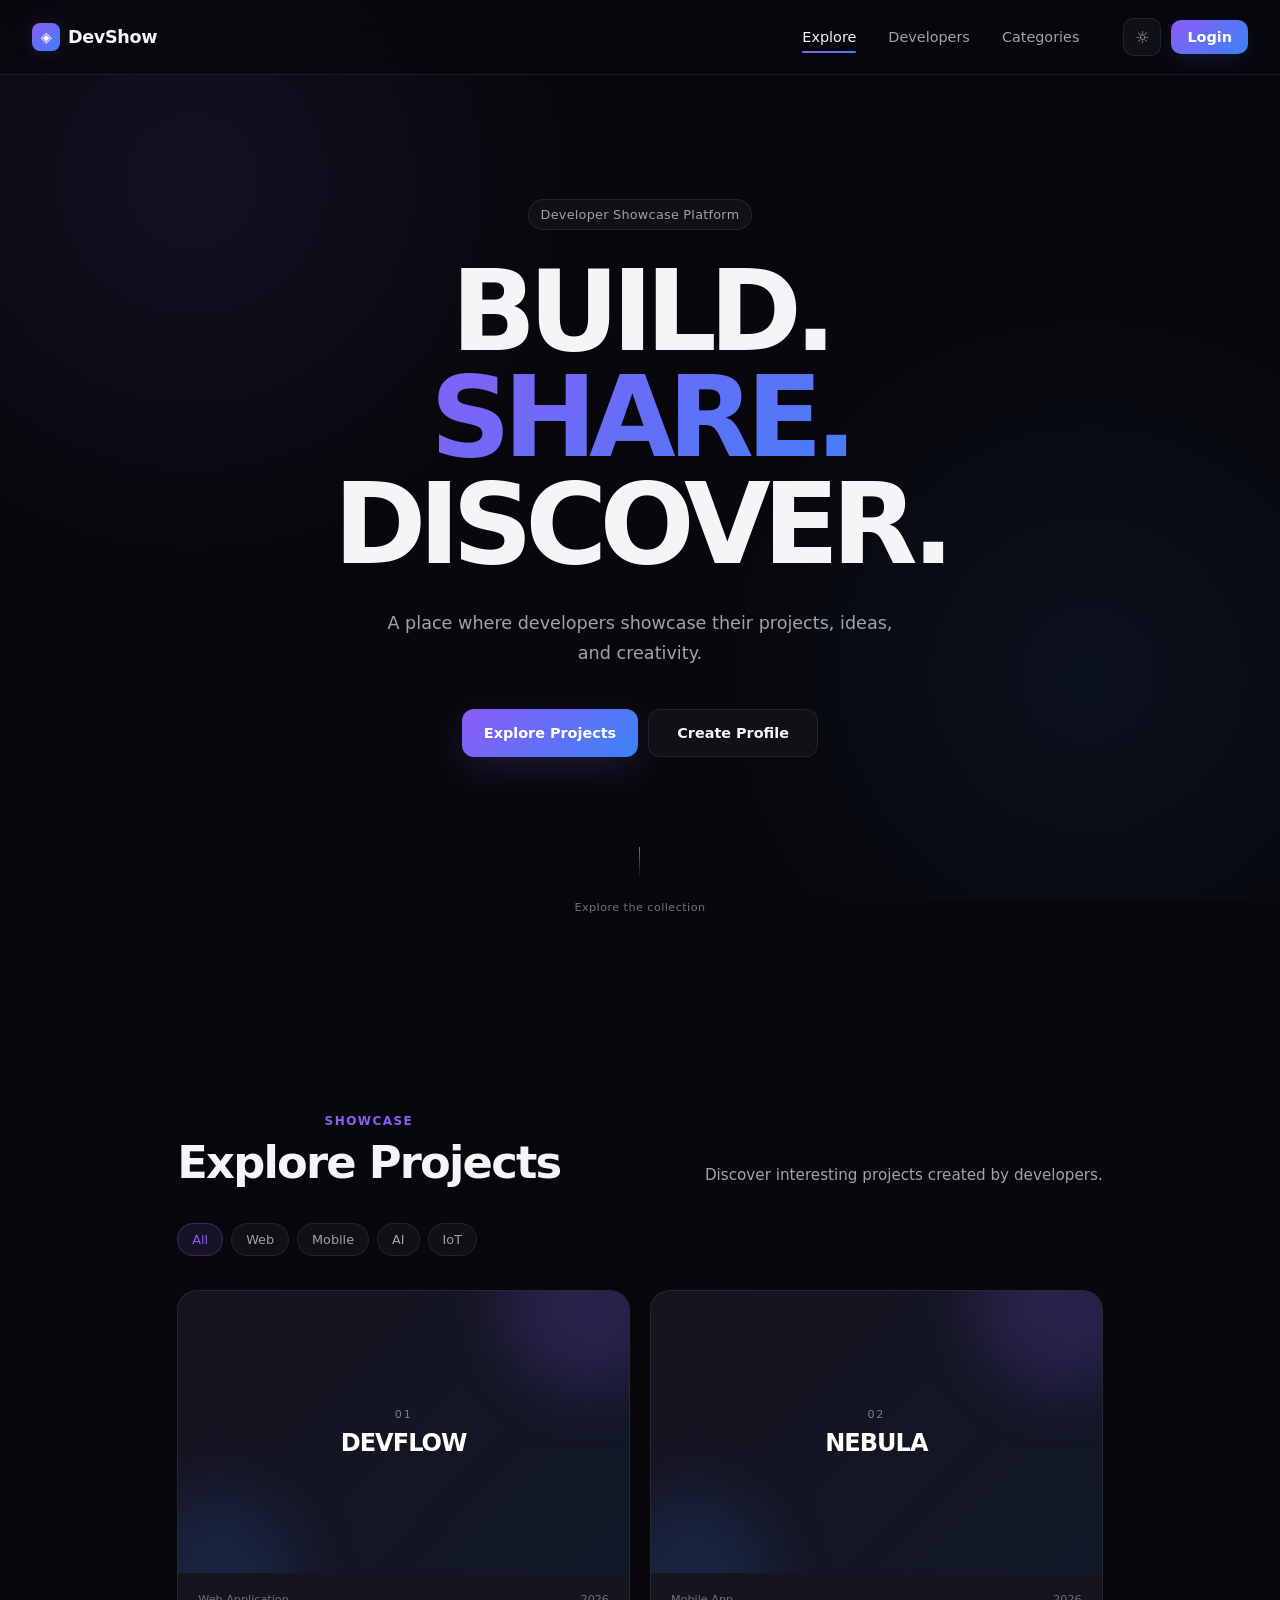
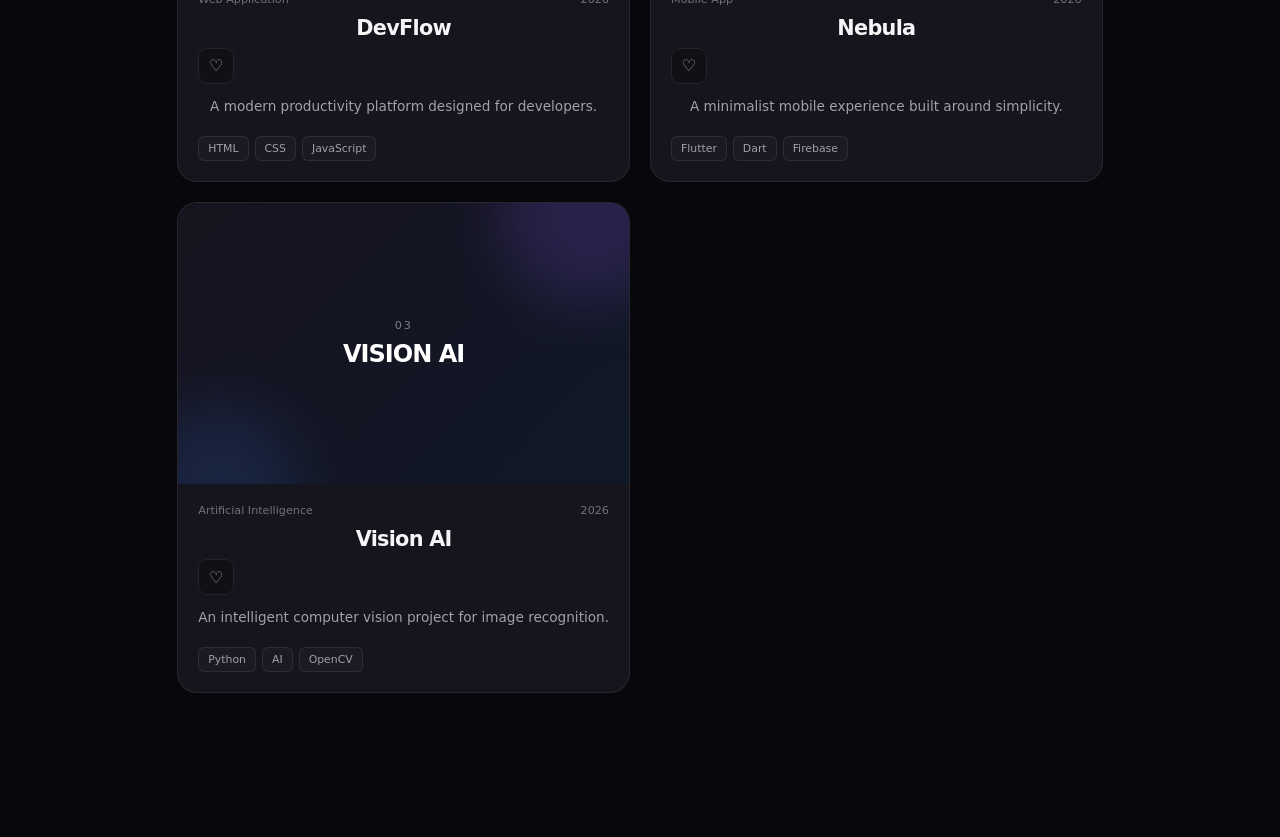
<file: index.html>
<!DOCTYPE html>
<html lang="en">
<head>
    <meta charset="UTF-8">

    <!-- Penting untuk responsive/mobile -->
    <meta name="viewport" content="width=device-width, initial-scale=1.0">

    <title>DevShow</title>

    <!-- CSS utama -->
    <link rel="stylesheet" href="css/style.css">
</head>

<body>

    <!-- =========================
         NAVBAR
         ========================= -->

    <header class="navbar">

        <div class="navbar-container">

            <!-- Logo -->
            <a href="#" class="brand">
                <span class="brand-symbol">◈</span>
                <span class="brand-name">DevShow</span>
            </a>


            <!-- Desktop Navigation -->
            <nav class="nav-links">

                <a href="#" class="nav-link active">
                    Explore
                </a>

                <a href="developer.html" class="nav-link">
                    Developers
                </a>

                <a href="#" class="nav-link">
                    Categories
                </a>

            </nav>


            <!-- Right Side -->
            <div class="nav-actions">

                <button class="theme-toggle" type="button" aria-label="Toggle theme">
                    ☼
                </button>

                <a href="login.html" class="login-button">
                    Login
                </a>

                <button class="menu-toggle" type="button" aria-label="Open menu">
                    <span></span>
                    <span></span>
                </button>

            </div>

        </div>

    </header>


    <!-- =========================
         DEMO CONTENT
         ========================= -->

    <main>

    <!-- =========================
         HERO SECTION
         ========================= -->

    <section class="hero">

        <div class="hero-content">

            <span class="hero-label">
                Developer Showcase Platform
            </span>

            <h1>
                BUILD.
                <span>SHARE.</span>
                DISCOVER.
            </h1>

            <p class="hero-description">
                A place where developers showcase their
                projects, ideas, and creativity.
            </p>

            <div class="hero-actions">

                <a href="#" class="hero-button primary">
                    Explore Projects
                </a>

                <a href="#" class="hero-button secondary">
                    Create Profile
                </a>

            </div>

        </div>

        <div class="hero-scroll">
            <span></span>
            <p>Explore the collection</p>
        </div>

    </section>

    <!-- =========================
     EXPLORE PROJECTS
     ========================= -->

    <section class="projects-section">

        <div class="projects-container">

            <!-- Section Header -->

            <div class="section-header">

                <div>
                    <span class="section-label">
                        Showcase
                    </span>

                    <h2>
                        Explore Projects
                    </h2>
                </div>

                <p>
                    Discover interesting projects
                    created by developers.
                </p>

            </div>


            <!-- Category Filter -->

            <div class="project-filters">

                <button class="filter-button active">
                    All
                </button>

                <button class="filter-button">
                    Web
                </button>

                <button class="filter-button">
                    Mobile
                </button>

                <button class="filter-button">
                    AI
                </button>

                <button class="filter-button">
                    IoT
                </button>

            </div>


            <!-- Project Grid -->

            <div class="projects-grid">


                <!-- Project 1 -->

                <article
                    class="project-card"

                >

                    <div class="project-image">

                        <div class="project-image-content">
                            <span>01</span>
                            <strong>DEVFLOW</strong>
                        </div>

                    </div>

                    <div class="project-overlay">
                        <span>View Project</span>
                        <span>↗</span>
                    </div>

                    <div class="project-content">

                        <div class="project-meta">
                            <span>Web Application</span>
                            <span>2026</span>
                        </div>

                        <h3>
                            DevFlow
                        </h3>

                        <button
                            class="project-like"
                            type="button"
                        >
                            ♡
                        </button>

                        <p>
                            A modern productivity platform
                            designed for developers.
                        </p>

                        <div class="project-tech">

                            <span>HTML</span>
                            <span>CSS</span>
                            <span>JavaScript</span>

                        </div>

                    </div>
                    

                </article>


                <!-- Project 2 -->

                <article
                    class="project-card"
                    onclick="window.location.href='project.html'"
                >

                    <div class="project-image">

                        <div class="project-image-content">
                            <span>02</span>
                            <strong>NEBULA</strong>
                        </div>

                    </div>

                    <div class="project-overlay">
                        <span>View Project</span>
                        <span>↗</span>
                    </div>

                    <div class="project-content">

                        <div class="project-meta">
                            <span>Mobile App</span>
                            <span>2026</span>
                        </div>

                        <h3>
                            Nebula
                        </h3>

                        <button
                            class="project-like"
                            type="button"
                        >
                            ♡
                        </button>

                        <p>
                            A minimalist mobile experience
                            built around simplicity.
                        </p>

                        <div class="project-tech">

                            <span>Flutter</span>
                            <span>Dart</span>
                            <span>Firebase</span>

                        </div>

                    </div>

                </article>


                <!-- Project 3 -->

                <article
                    class="project-card"
                    onclick="window.location.href='project.html'"
                >

                    <div class="project-image">

                        <div class="project-image-content">
                            <span>03</span>
                            <strong>VISION AI</strong>
                        </div>

                    </div>

                    <div class="project-overlay">
                        <span>View Project</span>
                        <span>↗</span>
                    </div>

                    <div class="project-content">

                        <div class="project-meta">
                            <span>Artificial Intelligence</span>
                            <span>2026</span>
                        </div>

                        <h3>
                            Vision AI
                        </h3>

                        <button
                            class="project-like"
                            type="button"
                        >
                            ♡
                        </button>

                        <p>
                            An intelligent computer vision
                            project for image recognition.
                        </p>

                        <div class="project-tech">

                            <span>Python</span>
                            <span>AI</span>
                            <span>OpenCV</span>

                        </div>

                    </div>

                </article>


            </div>

        </div>

    </section>

</main>

    <div
        class="toast"
        id="toast"
    >
        <span class="toast-icon">
            ✓
        </span>

        <span
            class="toast-message"
        >
            Action completed
        </span>
    </div>

    <script src="js/script.js"></script>

</body>
</html>
</file>
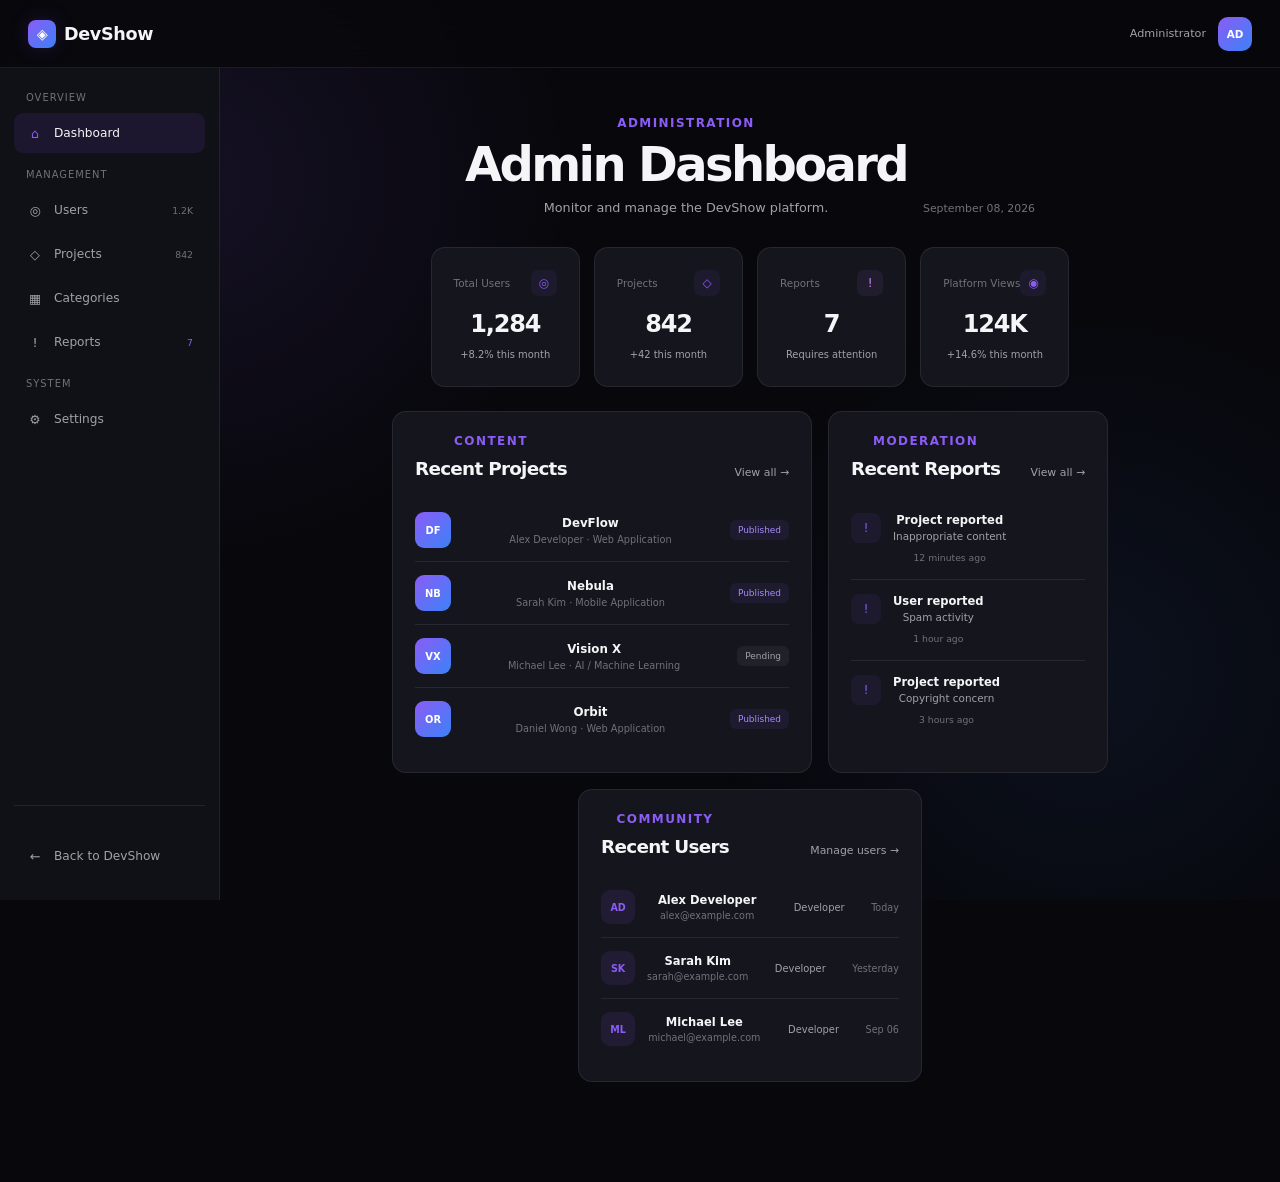
<file: admin.html>
<!DOCTYPE html>
<html lang="en">

<head>

    <meta charset="UTF-8">

    <meta
        name="viewport"
        content="width=device-width, initial-scale=1.0"
    >

    <title>Admin Panel — DevShow</title>

    <link
        rel="stylesheet"
        href="css/style.css"
    >

</head>

<body class="admin-page">


    <!-- =========================
         ADMIN NAVBAR
         ========================= -->

    <header class="admin-navbar">

        <a
            href="index.html"
            class="brand"
        >

            <span class="brand-symbol">
                ◈
            </span>

            <span class="brand-name">
                DevShow
            </span>

        </a>


        <div class="admin-navbar-right">

            <span class="admin-mode">
                Administrator
            </span>

            <div class="dashboard-avatar">
                AD
            </div>

        </div>

    </header>



    <!-- =========================
         ADMIN LAYOUT
         ========================= -->

    <div class="admin-layout">


        <!-- =========================
             SIDEBAR
             ========================= -->

        <aside class="admin-sidebar">


            <nav class="admin-nav">

                <span class="admin-nav-label">
                    Overview
                </span>


                <a
                    href="#"
                    class="admin-nav-item active"
                >
                    <span>⌂</span>
                    Dashboard
                </a>


                <span class="admin-nav-label">
                    Management
                </span>


                <a
                    href="#"
                    class="admin-nav-item"
                >
                    <span>◎</span>
                    Users
                    <small>1.2K</small>
                </a>


                <a
                    href="#"
                    class="admin-nav-item"
                >
                    <span>◇</span>
                    Projects
                    <small>842</small>
                </a>


                <a
                    href="#"
                    class="admin-nav-item"
                >
                    <span>▦</span>
                    Categories
                </a>


                <a
                    href="#"
                    class="admin-nav-item"
                >
                    <span>!</span>
                    Reports
                    <small class="report-count">7</small>
                </a>


                <span class="admin-nav-label">
                    System
                </span>


                <a
                    href="#"
                    class="admin-nav-item"
                >
                    <span>⚙</span>
                    Settings
                </a>

            </nav>


            <div class="admin-sidebar-bottom">

                <a
                    href="index.html"
                    class="admin-nav-item"
                >
                    <span>←</span>
                    Back to DevShow
                </a>

            </div>

        </aside>



        <!-- =========================
             MAIN
             ========================= -->

        <main class="admin-main">


            <!-- Header -->

            <div class="admin-header">

                <div>

                    <span class="section-label">
                        Administration
                    </span>

                    <h1>
                        Admin Dashboard
                    </h1>

                    <p>
                        Monitor and manage the DevShow platform.
                    </p>

                </div>


                <span class="admin-date">
                    September 08, 2026
                </span>

            </div>



            <!-- =========================
                 STATISTICS
                 ========================= -->

            <section class="admin-stats">


                <div class="admin-stat-card">

                    <div class="admin-stat-top">

                        <span>
                            Total Users
                        </span>

                        <span class="admin-stat-icon">
                            ◎
                        </span>

                    </div>

                    <strong>
                        1,284
                    </strong>

                    <small>
                        +8.2% this month
                    </small>

                </div>


                <div class="admin-stat-card">

                    <div class="admin-stat-top">

                        <span>
                            Projects
                        </span>

                        <span class="admin-stat-icon">
                            ◇
                        </span>

                    </div>

                    <strong>
                        842
                    </strong>

                    <small>
                        +42 this month
                    </small>

                </div>


                <div class="admin-stat-card">

                    <div class="admin-stat-top">

                        <span>
                            Reports
                        </span>

                        <span class="admin-stat-icon warning">
                            !
                        </span>

                    </div>

                    <strong>
                        7
                    </strong>

                    <small>
                        Requires attention
                    </small>

                </div>


                <div class="admin-stat-card">

                    <div class="admin-stat-top">

                        <span>
                            Platform Views
                        </span>

                        <span class="admin-stat-icon">
                            ◉
                        </span>

                    </div>

                    <strong>
                        124K
                    </strong>

                    <small>
                        +14.6% this month
                    </small>

                </div>


            </section>



            <!-- =========================
                 CONTENT GRID
                 ========================= -->

            <div class="admin-content-grid">


                <!-- =========================
                     RECENT PROJECTS
                     ========================= -->

                <section class="admin-panel-card">


                    <div class="admin-panel-header">

                        <div>

                            <span class="section-label">
                                Content
                            </span>

                            <h2>
                                Recent Projects
                            </h2>

                        </div>

                        <a href="#">
                            View all →
                        </a>

                    </div>


                    <div class="admin-project-list">


                        <!-- Project -->

                        <div class="admin-project-row">

                            <div class="admin-project-icon">
                                DF
                            </div>


                            <div class="admin-project-details">

                                <strong>
                                    DevFlow
                                </strong>

                                <span>
                                    Alex Developer ·
                                    Web Application
                                </span>

                            </div>


                            <span class="admin-status published">
                                Published
                            </span>

                        </div>


                        <!-- Project -->

                        <div class="admin-project-row">

                            <div class="admin-project-icon">
                                NB
                            </div>


                            <div class="admin-project-details">

                                <strong>
                                    Nebula
                                </strong>

                                <span>
                                    Sarah Kim ·
                                    Mobile Application
                                </span>

                            </div>


                            <span class="admin-status published">
                                Published
                            </span>

                        </div>


                        <!-- Project -->

                        <div class="admin-project-row">

                            <div class="admin-project-icon">
                                VX
                            </div>


                            <div class="admin-project-details">

                                <strong>
                                    Vision X
                                </strong>

                                <span>
                                    Michael Lee ·
                                    AI / Machine Learning
                                </span>

                            </div>


                            <span class="admin-status pending">
                                Pending
                            </span>

                        </div>


                        <!-- Project -->

                        <div class="admin-project-row">

                            <div class="admin-project-icon">
                                OR
                            </div>


                            <div class="admin-project-details">

                                <strong>
                                    Orbit
                                </strong>

                                <span>
                                    Daniel Wong ·
                                    Web Application
                                </span>

                            </div>


                            <span class="admin-status published">
                                Published
                            </span>

                        </div>


                    </div>

                </section>



                <!-- =========================
                     REPORTS
                     ========================= -->

                <section class="admin-panel-card">


                    <div class="admin-panel-header">

                        <div>

                            <span class="section-label">
                                Moderation
                            </span>

                            <h2>
                                Recent Reports
                            </h2>

                        </div>

                        <a href="#">
                            View all →
                        </a>

                    </div>


                    <div class="admin-report-list">


                        <div class="admin-report">

                            <div class="report-icon">
                                !
                            </div>

                            <div>

                                <strong>
                                    Project reported
                                </strong>

                                <span>
                                    Inappropriate content
                                </span>

                                <small>
                                    12 minutes ago
                                </small>

                            </div>

                        </div>


                        <div class="admin-report">

                            <div class="report-icon">
                                !
                            </div>

                            <div>

                                <strong>
                                    User reported
                                </strong>

                                <span>
                                    Spam activity
                                </span>

                                <small>
                                    1 hour ago
                                </small>

                            </div>

                        </div>


                        <div class="admin-report">

                            <div class="report-icon">
                                !
                            </div>

                            <div>

                                <strong>
                                    Project reported
                                </strong>

                                <span>
                                    Copyright concern
                                </span>

                                <small>
                                    3 hours ago
                                </small>

                            </div>

                        </div>


                    </div>


                </section>

            </div>



            <!-- =========================
                 USER ACTIVITY
                 ========================= -->

            <section class="admin-panel-card admin-users-panel">


                <div class="admin-panel-header">

                    <div>

                        <span class="section-label">
                            Community
                        </span>

                        <h2>
                            Recent Users
                        </h2>

                    </div>

                    <a href="#">
                        Manage users →
                    </a>

                </div>


                <div class="admin-users-list">


                    <div class="admin-user-row">

                        <div class="admin-user-avatar">
                            AD
                        </div>

                        <div class="admin-user-info">

                            <strong>
                                Alex Developer
                            </strong>

                            <span>
                                alex@example.com
                            </span>

                        </div>

                        <span class="admin-user-role">
                            Developer
                        </span>

                        <span class="admin-user-date">
                            Today
                        </span>

                    </div>


                    <div class="admin-user-row">

                        <div class="admin-user-avatar">
                            SK
                        </div>

                        <div class="admin-user-info">

                            <strong>
                                Sarah Kim
                            </strong>

                            <span>
                                sarah@example.com
                            </span>

                        </div>

                        <span class="admin-user-role">
                            Developer
                        </span>

                        <span class="admin-user-date">
                            Yesterday
                        </span>

                    </div>


                    <div class="admin-user-row">

                        <div class="admin-user-avatar">
                            ML
                        </div>

                        <div class="admin-user-info">

                            <strong>
                                Michael Lee
                            </strong>

                            <span>
                                michael@example.com
                            </span>

                        </div>

                        <span class="admin-user-role">
                            Developer
                        </span>

                        <span class="admin-user-date">
                            Sep 06
                        </span>

                    </div>


                </div>

            </section>


        </main>

    </div>

    <div
        class="toast"
        id="toast"
    >
        <span class="toast-icon">
            ✓
        </span>

        <span class="toast-message">
            Action completed
        </span>
    </div>

    <script src="js/script.js"></script>

</body>

</html>
</file>
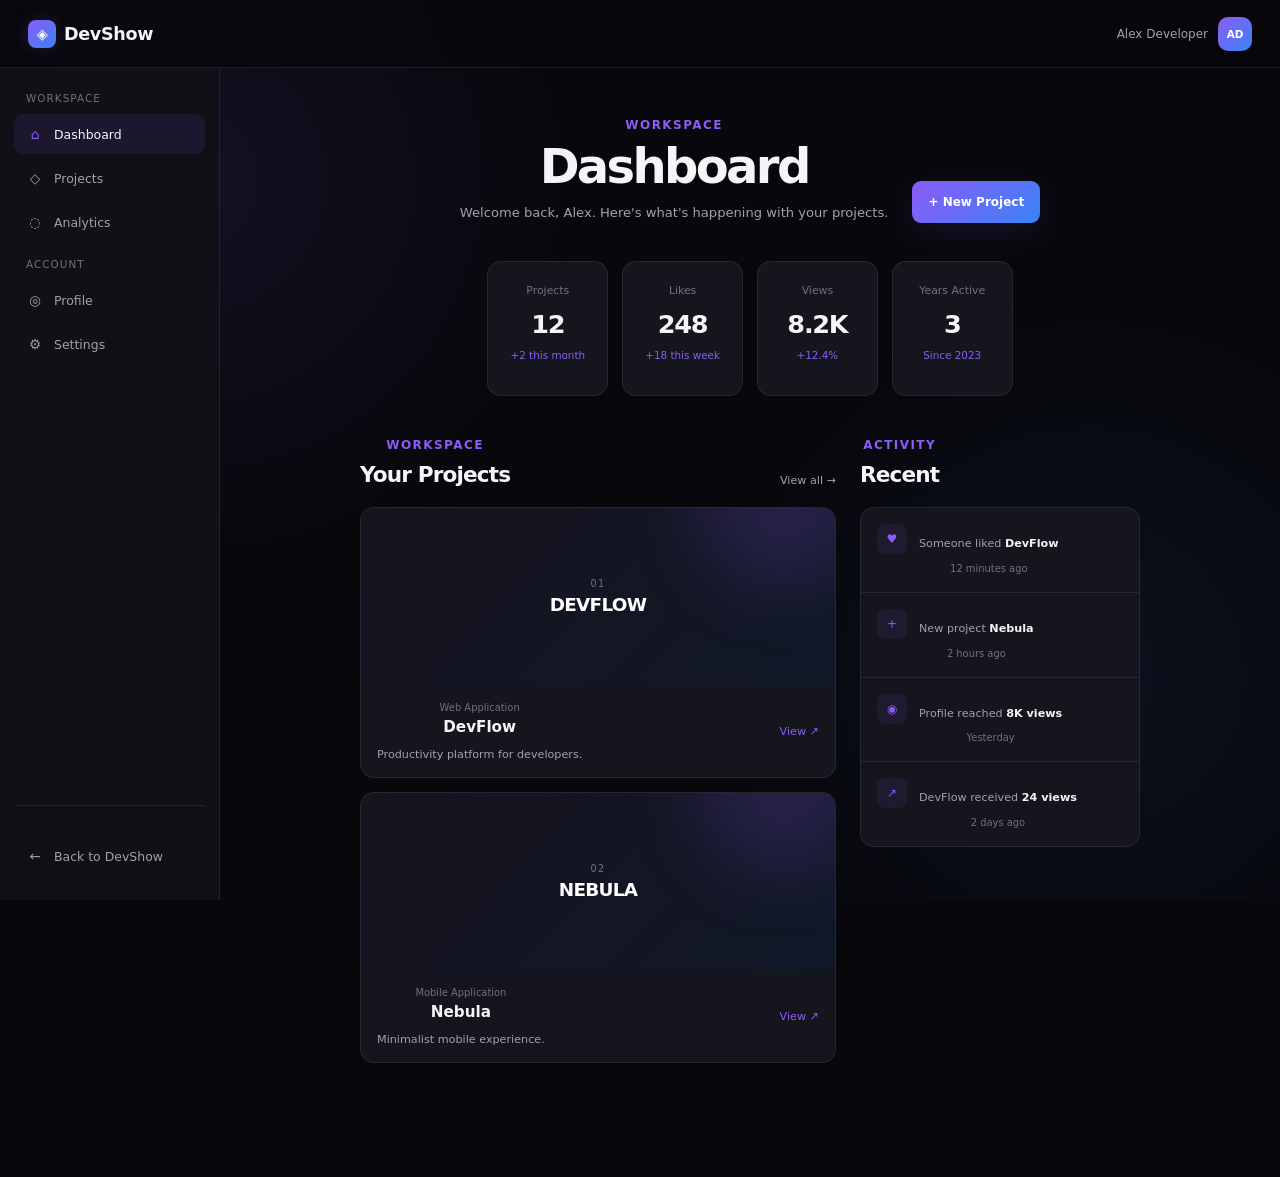
<file: dashboard.html>
<!DOCTYPE html>
<html lang="en">

<head>

    <meta charset="UTF-8">

    <meta
        name="viewport"
        content="width=device-width, initial-scale=1.0"
    >

    <title>Dashboard — DevShow</title>

    <link
        rel="stylesheet"
        href="css/style.css"
    >

</head>

<body class="dashboard-page">


    <!-- =========================
         DASHBOARD NAVBAR
         ========================= -->

    <header class="dashboard-navbar">

        <a
            href="index.html"
            class="brand"
        >

            <span class="brand-symbol">
                ◈
            </span>

            <span class="brand-name">
                DevShow
            </span>

        </a>


        <div class="dashboard-user">

            <span class="dashboard-user-name">
                Alex Developer
            </span>

            <div class="dashboard-avatar">
                AD
            </div>

        </div>

    </header>



    <!-- =========================
         DASHBOARD LAYOUT
         ========================= -->

    <div class="dashboard-layout">


        <!-- =========================
             SIDEBAR
             ========================= -->

        <aside class="dashboard-sidebar">


            <nav class="dashboard-nav">

                <span class="dashboard-nav-label">
                    Workspace
                </span>


                <a
                    href="#"
                    class="dashboard-nav-item active"
                >
                    <span>⌂</span>
                    Dashboard
                </a>


                <a
                    href="#"
                    class="dashboard-nav-item"
                >
                    <span>◇</span>
                    Projects
                </a>


                <a
                    href="#"
                    class="dashboard-nav-item"
                >
                    <span>◌</span>
                    Analytics
                </a>


                <span class="dashboard-nav-label">
                    Account
                </span>


                <a
                    href="developer.html"
                    class="dashboard-nav-item"
                >
                    <span>◎</span>
                    Profile
                </a>


                <a
                    href="#"
                    class="dashboard-nav-item"
                >
                    <span>⚙</span>
                    Settings
                </a>

            </nav>


            <div class="dashboard-sidebar-bottom">

                <a
                    href="index.html"
                    class="dashboard-nav-item"
                >
                    <span>←</span>
                    Back to DevShow
                </a>

            </div>

        </aside>



        <!-- =========================
             MAIN CONTENT
             ========================= -->

        <main class="dashboard-main">


            <!-- Header -->

            <div class="dashboard-header">

                <div>

                    <span class="section-label">
                        Workspace
                    </span>

                    <h1>
                        Dashboard
                    </h1>

                    <p>
                        Welcome back, Alex.
                        Here's what's happening
                        with your projects.
                    </p>

                </div>


                <a
                    href="#"
                    class="dashboard-create-button"
                >
                    + New Project
                </a>

            </div>



            <!-- =========================
                 STATISTICS
                 ========================= -->

            <section class="dashboard-stats">


                <div class="dashboard-stat-card">

                    <span class="dashboard-stat-label">
                        Projects
                    </span>

                    <strong>
                        12
                    </strong>

                    <small>
                        +2 this month
                    </small>

                </div>


                <div class="dashboard-stat-card">

                    <span class="dashboard-stat-label">
                        Likes
                    </span>

                    <strong>
                        248
                    </strong>

                    <small>
                        +18 this week
                    </small>

                </div>


                <div class="dashboard-stat-card">

                    <span class="dashboard-stat-label">
                        Views
                    </span>

                    <strong>
                        8.2K
                    </strong>

                    <small>
                        +12.4%
                    </small>

                </div>


                <div class="dashboard-stat-card">

                    <span class="dashboard-stat-label">
                        Years Active
                    </span>

                    <strong>
                        3
                    </strong>

                    <small>
                        Since 2023
                    </small>

                </div>


            </section>



            <!-- =========================
                 DASHBOARD GRID
                 ========================= -->

            <div class="dashboard-content-grid">


                <!-- =========================
                     PROJECTS
                     ========================= -->

                <section class="dashboard-projects">

                    <div class="dashboard-section-header">

                        <div>

                            <span class="section-label">
                                Workspace
                            </span>

                            <h2>
                                Your Projects
                            </h2>

                        </div>

                        <a href="#">
                            View all →
                        </a>

                    </div>



                    <!-- Project -->

                    <article class="dashboard-project-card">

                        <div class="dashboard-project-preview">

                            <span>
                                01
                            </span>

                            <strong>
                                DEVFLOW
                            </strong>

                        </div>


                        <div class="dashboard-project-info">

                            <div>

                                <span class="dashboard-project-category">
                                    Web Application
                                </span>

                                <h3>
                                    DevFlow
                                </h3>

                                <p>
                                    Productivity platform
                                    for developers.
                                </p>

                            </div>


                            <a href="project.html">
                                View ↗
                            </a>

                        </div>

                    </article>



                    <!-- Project -->

                    <article class="dashboard-project-card">

                        <div class="dashboard-project-preview">

                            <span>
                                02
                            </span>

                            <strong>
                                NEBULA
                            </strong>

                        </div>


                        <div class="dashboard-project-info">

                            <div>

                                <span class="dashboard-project-category">
                                    Mobile Application
                                </span>

                                <h3>
                                    Nebula
                                </h3>

                                <p>
                                    Minimalist mobile
                                    experience.
                                </p>

                            </div>


                            <a href="project.html">
                                View ↗
                            </a>

                        </div>

                    </article>


                </section>



                <!-- =========================
                     ACTIVITY
                     ========================= -->

                <aside class="dashboard-activity">

                    <div class="dashboard-section-header">

                        <div>

                            <span class="section-label">
                                Activity
                            </span>

                            <h2>
                                Recent
                            </h2>

                        </div>

                    </div>


                    <div class="activity-list">


                        <div class="activity-item">

                            <div class="activity-icon">
                                ♥
                            </div>

                            <div>

                                <p>
                                    Someone liked
                                    <strong>
                                        DevFlow
                                    </strong>
                                </p>

                                <span>
                                    12 minutes ago
                                </span>

                            </div>

                        </div>


                        <div class="activity-item">

                            <div class="activity-icon">
                                +
                            </div>

                            <div>

                                <p>
                                    New project
                                    <strong>
                                        Nebula
                                    </strong>
                                </p>

                                <span>
                                    2 hours ago
                                </span>

                            </div>

                        </div>


                        <div class="activity-item">

                            <div class="activity-icon">
                                ◉
                            </div>

                            <div>

                                <p>
                                    Profile reached
                                    <strong>
                                        8K views
                                    </strong>
                                </p>

                                <span>
                                    Yesterday
                                </span>

                            </div>

                        </div>


                        <div class="activity-item">

                            <div class="activity-icon">
                                ↗
                            </div>

                            <div>

                                <p>
                                    DevFlow received
                                    <strong>
                                        24 views
                                    </strong>
                                </p>

                                <span>
                                    2 days ago
                                </span>

                            </div>

                        </div>


                    </div>

                </aside>


            </div>


        </main>

    </div>

    <div
        class="toast"
        id="toast"
    >
        <span class="toast-icon">
            ✓
        </span>

        <span class="toast-message">
            Action completed
        </span>
    </div>

    <script src="js/script.js"></script>

</body>

</html>
</file>
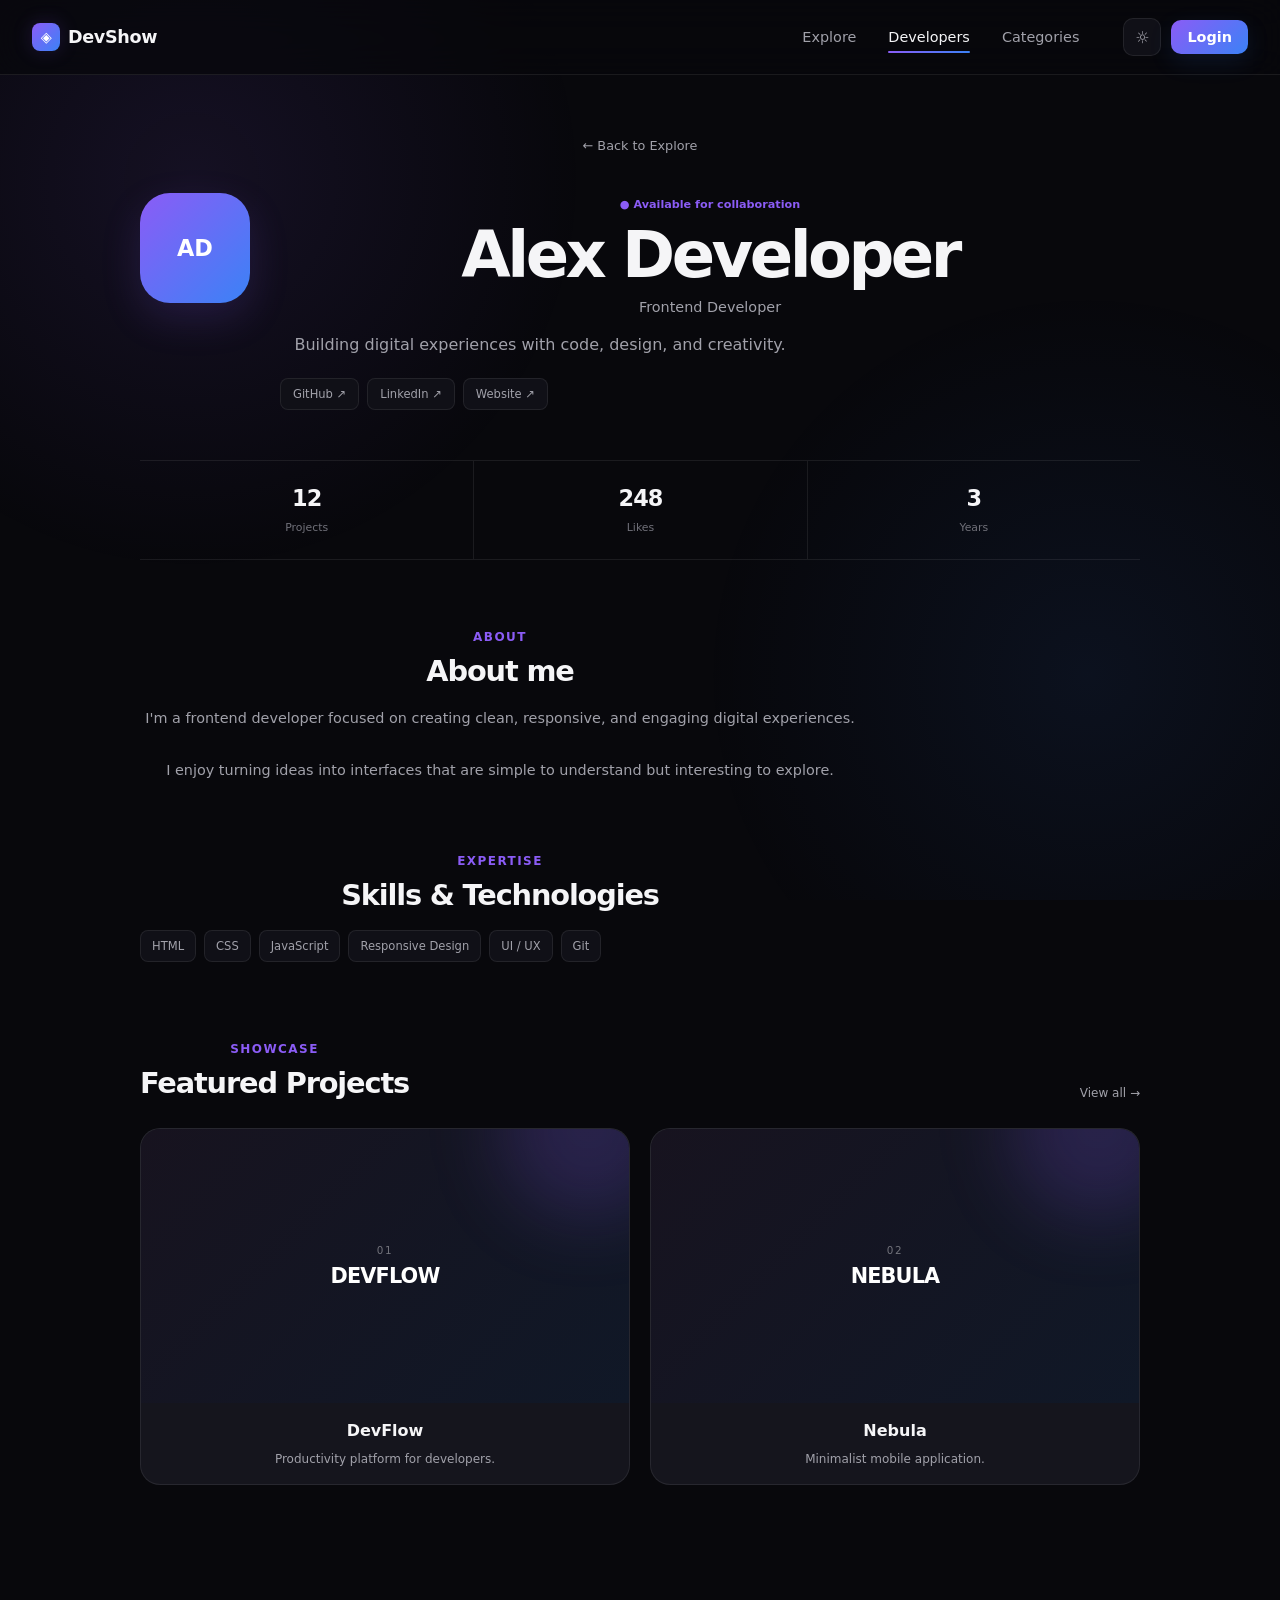
<file: developer.html>
<!DOCTYPE html>
<html lang="en">

<head>

    <meta charset="UTF-8">

    <meta
        name="viewport"
        content="width=device-width, initial-scale=1.0"
    >

    <title>Alex Developer — DevShow</title>

    <link
        rel="stylesheet"
        href="css/style.css"
    >

</head>

<body>


    <!-- =========================
         NAVBAR
         ========================= -->

    <header class="navbar">

        <div class="navbar-container">

            <a
                href="index.html"
                class="brand"
            >

                <span class="brand-symbol">
                    ◈
                </span>

                <span class="brand-name">
                    DevShow
                </span>

            </a>


            <nav class="nav-links">

                <a
                    href="index.html"
                    class="nav-link"
                >
                    Explore
                </a>

                <a
                    href="developer.html"
                    class="nav-link active"
                >
                    Developers
                </a>

                <a
                    href="#"
                    class="nav-link"
                >
                    Categories
                </a>

            </nav>


            <div class="nav-actions">

                <button
                    class="theme-toggle"
                    type="button"
                >
                    ☼
                </button>

                <a
                    href="#"
                    class="login-button"
                >
                    Login
                </a>

                <button
                    class="menu-toggle"
                    type="button"
                >

                    <span></span>
                    <span></span>

                </button>

            </div>

        </div>

    </header>



    <!-- =========================
         DEVELOPER PROFILE
         ========================= -->

    <main class="developer-page">

        <div class="developer-container">


            <!-- Back -->

            <a
                href="index.html"
                class="developer-back"
            >
                ← Back to Explore
            </a>


            <!-- Profile Header -->

            <section class="profile-header">

                <div class="profile-avatar">
                    AD
                </div>


                <div class="profile-main">

                    <span class="profile-status">
                        ● Available for collaboration
                    </span>

                    <h1>
                        Alex Developer
                    </h1>

                    <p class="profile-role">
                        Frontend Developer
                    </p>

                    <p class="profile-bio">

                        Building digital experiences
                        with code, design, and creativity.

                    </p>


                    <!-- Social Links -->

                    <div class="profile-socials">

                        <a href="#">
                            GitHub ↗
                        </a>

                        <a href="#">
                            LinkedIn ↗
                        </a>

                        <a href="#">
                            Website ↗
                        </a>

                    </div>

                </div>

            </section>


            <!-- Statistics -->

            <section class="profile-stats">

                <div class="profile-stat">

                    <strong>
                        12
                    </strong>

                    <span>
                        Projects
                    </span>

                </div>


                <div class="profile-stat">

                    <strong>
                        248
                    </strong>

                    <span>
                        Likes
                    </span>

                </div>


                <div class="profile-stat">

                    <strong>
                        3
                    </strong>

                    <span>
                        Years
                    </span>

                </div>

            </section>


            <!-- About -->

            <section class="profile-section">

                <span class="section-label">
                    About
                </span>

                <h2>
                    About me
                </h2>

                <p>

                    I'm a frontend developer focused on
                    creating clean, responsive, and
                    engaging digital experiences.

                    <br><br>

                    I enjoy turning ideas into interfaces
                    that are simple to understand but
                    interesting to explore.

                </p>

            </section>


            <!-- Skills -->

            <section class="profile-section">

                <span class="section-label">
                    Expertise
                </span>

                <h2>
                    Skills & Technologies
                </h2>


                <div class="profile-skills">

                    <span>HTML</span>
                    <span>CSS</span>
                    <span>JavaScript</span>
                    <span>Responsive Design</span>
                    <span>UI / UX</span>
                    <span>Git</span>

                </div>

            </section>


            <!-- Featured Projects -->

            <section class="profile-projects">

                <div class="profile-projects-header">

                    <div>

                        <span class="section-label">
                            Showcase
                        </span>

                        <h2>
                            Featured Projects
                        </h2>

                    </div>

                    <a
                        href="index.html"
                        class="view-all"
                    >
                        View all →
                    </a>

                </div>


                <div class="profile-project-grid">


                    <!-- Project -->

                    <a
                        href="project.html"
                        class="profile-project-card"
                    >

                        <div class="profile-project-image">

                            <span>
                                01
                            </span>

                            <strong>
                                DEVFLOW
                            </strong>

                        </div>

                        <div class="profile-project-content">

                            <h3>
                                DevFlow
                            </h3>

                            <p>
                                Productivity platform
                                for developers.
                            </p>

                        </div>

                    </a>


                    <!-- Project -->

                    <a
                        href="project.html"
                        class="profile-project-card"
                    >

                        <div class="profile-project-image">

                            <span>
                                02
                            </span>

                            <strong>
                                NEBULA
                            </strong>

                        </div>

                        <div class="profile-project-content">

                            <h3>
                                Nebula
                            </h3>

                            <p>
                                Minimalist mobile
                                application.
                            </p>

                        </div>

                    </a>


                </div>

            </section>


        </div>

    </main>

    <div
        class="toast"
        id="toast"
    >
        <span class="toast-icon">
            ✓
        </span>

        <span class="toast-message">
            Action completed
        </span>
    </div>

    <script src="js/script.js"></script>

</body>

</html>
</file>
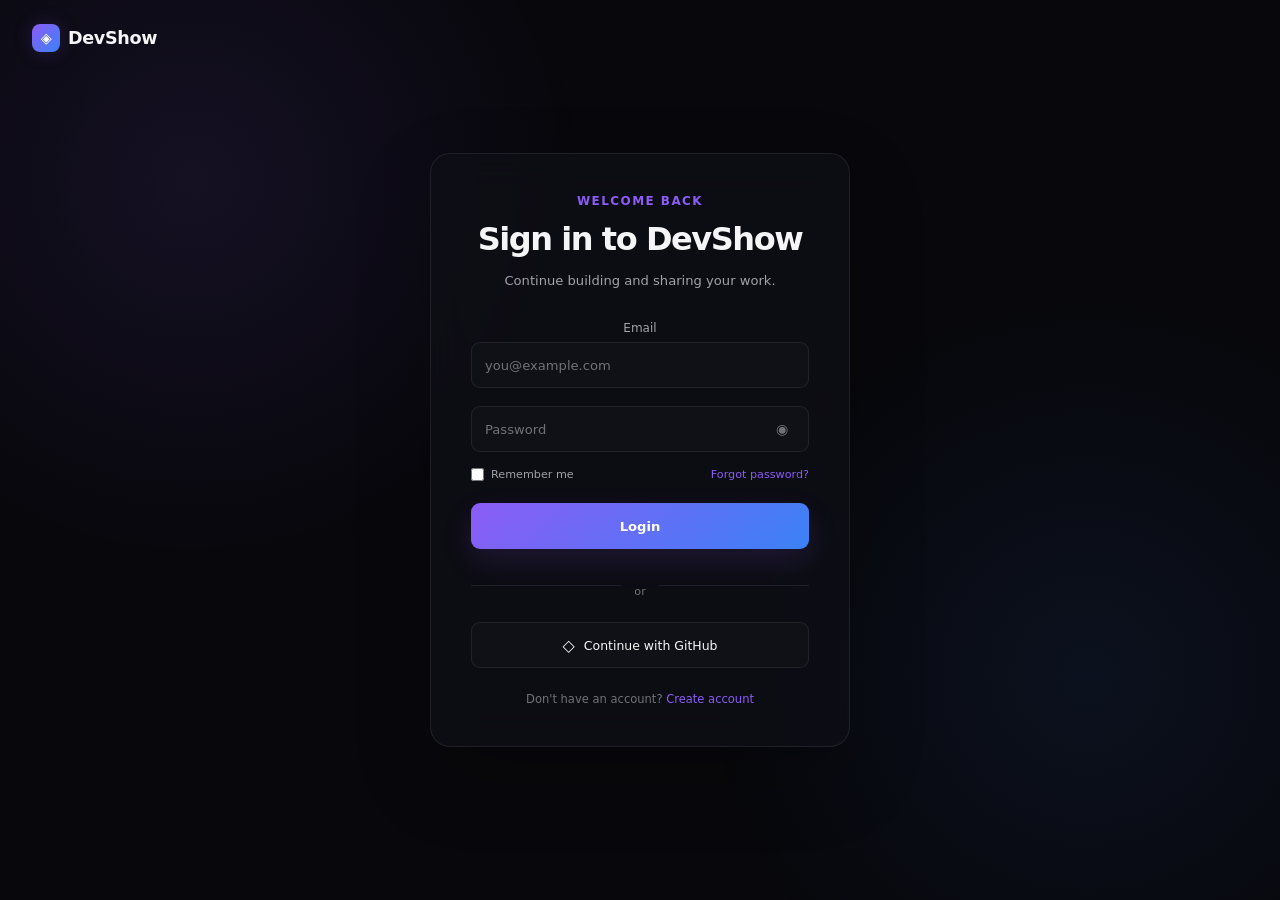
<file: login.html>
<!DOCTYPE html>
<html lang="en">

<head>

    <meta charset="UTF-8">

    <meta
        name="viewport"
        content="width=device-width, initial-scale=1.0"
    >

    <title>Login — DevShow</title>

    <link
        rel="stylesheet"
        href="css/style.css"
    >

</head>

<body class="auth-page">


    <!-- =========================
         AUTH NAVBAR
         ========================= -->

    <header class="auth-navbar">

        <a
            href="index.html"
            class="brand"
        >

            <span class="brand-symbol">
                ◈
            </span>

            <span class="brand-name">
                DevShow
            </span>

        </a>

    </header>


    <!-- =========================
         LOGIN
         ========================= -->

    <main class="auth-main">

        <section class="auth-card">


            <!-- Header -->

            <div class="auth-header">

                <span class="section-label">
                    Welcome back
                </span>

                <h1>
                    Sign in to DevShow
                </h1>

                <p>
                    Continue building and sharing
                    your work.
                </p>

            </div>


            <!-- Form -->

            <form 
            class="auth-form" 
            action="dashboard.html"
            >


                <!-- Email -->

                <div class="form-group">

                    <label for="email">
                        Email
                    </label>

                    <input
                        type="email"
                        id="email"
                        name="email"
                        placeholder="you@example.com"
                        autocomplete="email"
                    >

                </div>


                <!-- Password -->

                <div class="password-field">

                    <input
                        type="password"
                        id="password"
                        placeholder="Password"
                    >

                    <button
                        type="button"
                        class="password-toggle"
                        aria-label="Show password"
                    >
                        ◉
                    </button>

                </div>


                <!-- Options -->

                <div class="form-options">

                    <label class="remember-option">

                        <input
                            type="checkbox"
                            name="remember"
                        >

                        <span>
                            Remember me
                        </span>

                    </label>

                    <a href="#">
                        Forgot password?
                    </a>

                </div>


                <!-- Login -->

                <button
                    type="submit"
                    class="auth-submit"
                >
                    Login
                </button>


            </form>


            <!-- Divider -->

            <div class="auth-divider">

                <span></span>

                <p>
                    or
                </p>

                <span></span>

            </div>


            <!-- GitHub -->

            <button
                type="button"
                class="github-login"
            >

                <span>
                    ◇
                </span>

                Continue with GitHub

            </button>


            <!-- Register -->

            <p class="auth-register">

                Don't have an account?

                <a href="#">
                    Create account
                </a>

            </p>


        </section>

    </main>

    <div
        class="toast"
        id="toast"
    >
        <span class="toast-icon">
            ✓
        </span>

        <span class="toast-message">
            Action completed
        </span>
    </div>

    <script src="js/script.js"></script>

</body>

</html>
</file>
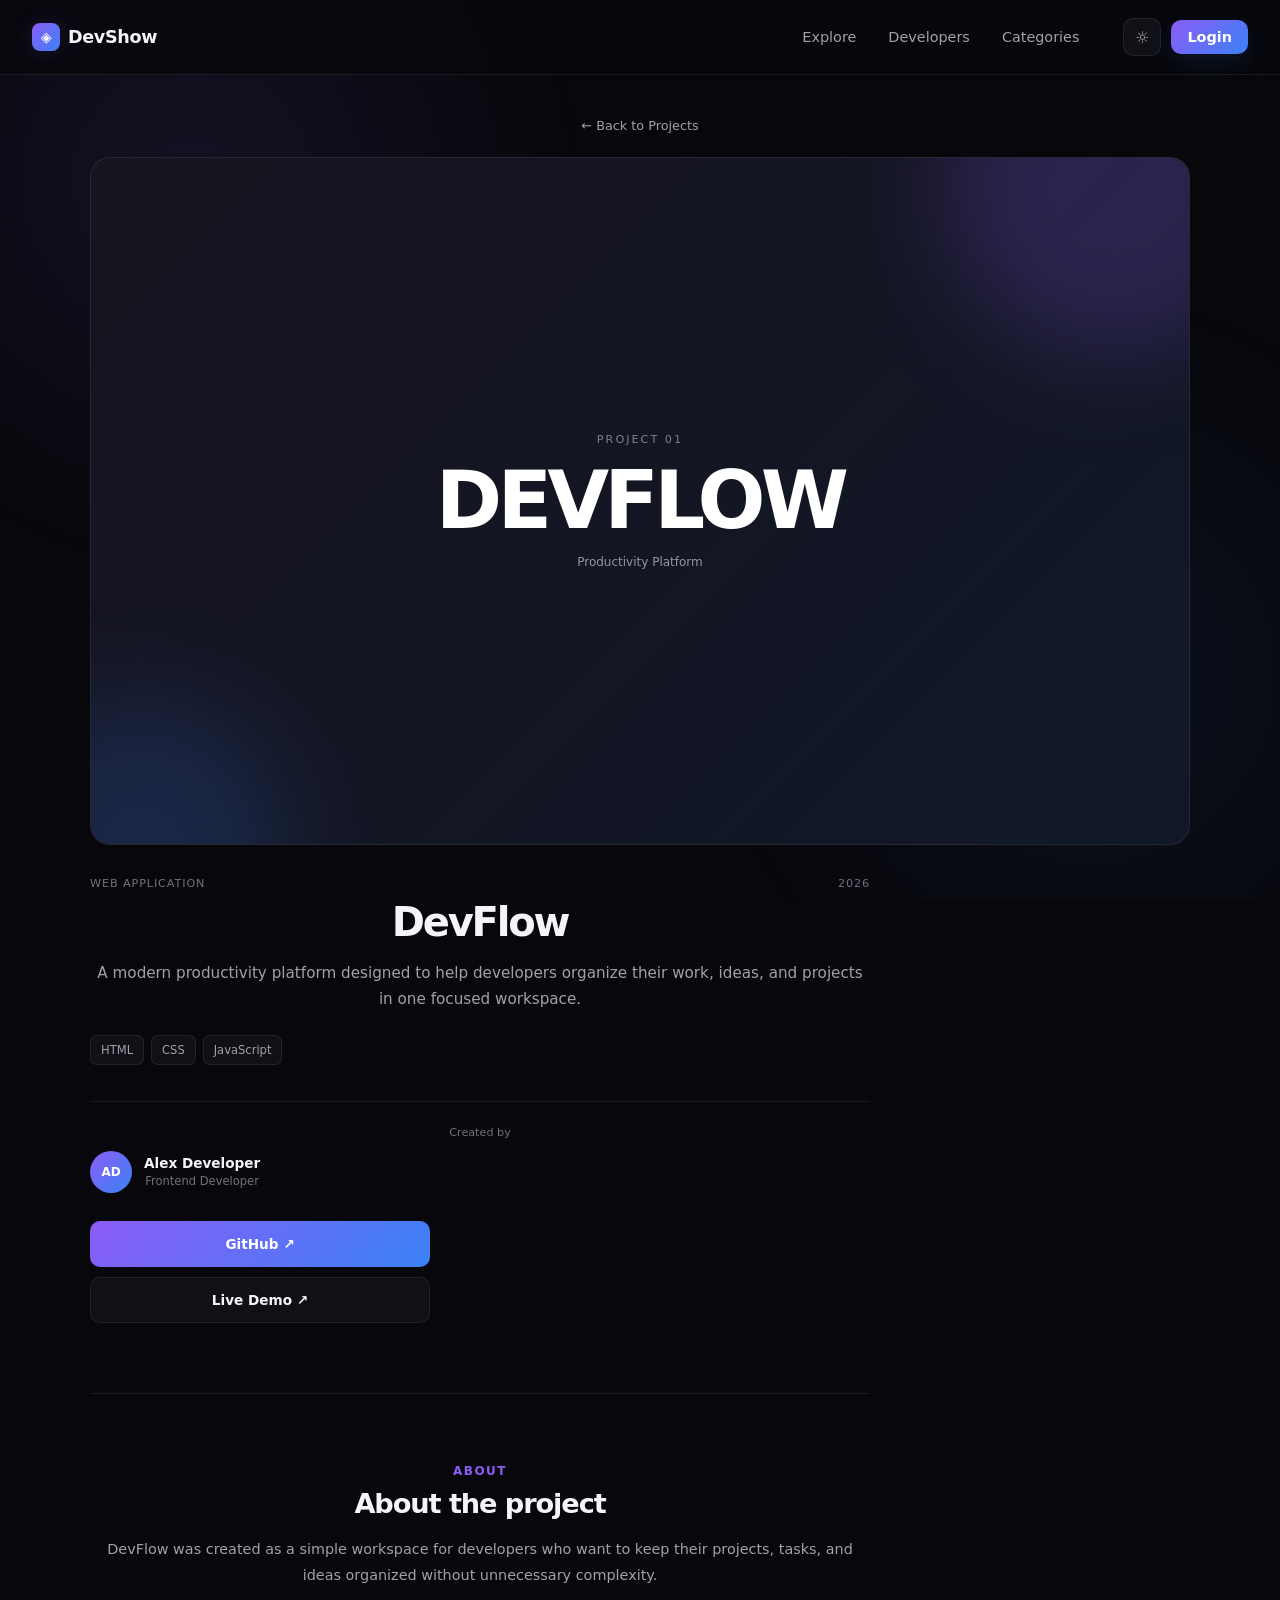
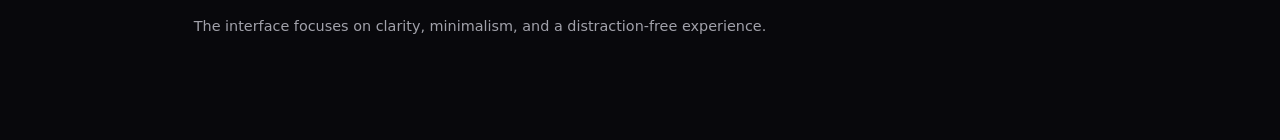
<file: project.html>
<!DOCTYPE html>
<html lang="en">

<head>

    <meta charset="UTF-8">

    <meta
        name="viewport"
        content="width=device-width, initial-scale=1.0"
    >

    <title>DevFlow — DevShow</title>

    <link
        rel="stylesheet"
        href="css/style.css"
    >

</head>

<body>


    <!-- =========================
         NAVBAR
         ========================= -->

    <header class="navbar">

        <div class="navbar-container">

            <a href="index.html" class="brand">

                <span class="brand-symbol">
                    ◈
                </span>

                <span class="brand-name">
                    DevShow
                </span>

            </a>


            <nav class="nav-links">

                <a
                    href="index.html"
                    class="nav-link"
                >
                    Explore
                </a>

                <a href="#" class="nav-link">
                    Developers
                </a>

                <a href="#" class="nav-link">
                    Categories
                </a>

            </nav>


            <div class="nav-actions">

                <button
                    class="theme-toggle"
                    type="button"
                >
                    ☼
                </button>

                <a
                    href="#"
                    class="login-button"
                >
                    Login
                </a>

                <button
                    class="menu-toggle"
                    type="button"
                >
                    <span></span>
                    <span></span>
                </button>

            </div>

        </div>

    </header>



    <!-- =========================
         PROJECT DETAIL
         ========================= -->

    <main class="project-detail">

        <div class="project-detail-container">


            <!-- Back -->

            <a
                href="index.html"
                class="project-back"
            >
                ← Back to Projects
            </a>


            <!-- Project Preview -->

            <div class="project-detail-preview">

                <div class="detail-preview-content">

                    <span>
                        PROJECT 01
                    </span>

                    <strong>
                        DEVFLOW
                    </strong>

                    <small>
                        Productivity Platform
                    </small>

                </div>

            </div>


            <!-- Project Information -->

            <div class="project-detail-info">


                <div class="project-detail-meta">

                    <span>
                        WEB APPLICATION
                    </span>

                    <span>
                        2026
                    </span>

                </div>


                <h1>
                    DevFlow
                </h1>


                <p class="project-detail-description">

                    A modern productivity platform
                    designed to help developers organize
                    their work, ideas, and projects in one
                    focused workspace.

                </p>


                <!-- Technologies -->

                <div class="project-detail-tech">

                    <span>HTML</span>
                    <span>CSS</span>
                    <span>JavaScript</span>

                </div>


                <!-- Developer -->

                <div class="project-developer">

                    <span class="developer-label">
                        Created by
                    </span>

                    <div class="developer-info">

                        <div class="developer-avatar">
                            AD
                        </div>

                        <div>

                            <strong>
                                Alex Developer
                            </strong>

                            <span>
                                Frontend Developer
                            </span>

                        </div>

                    </div>

                </div>


                <!-- Actions -->

                <div class="project-detail-actions">

                    <a
                        href="#"
                        class="detail-button primary"
                    >
                        GitHub ↗
                    </a>

                    <a
                        href="#"
                        class="detail-button secondary"
                    >
                        Live Demo ↗
                    </a>

                </div>

            </div>


            <!-- About -->

            <section class="project-about">

                <span class="section-label">
                    About
                </span>

                <h2>
                    About the project
                </h2>

                <p>

                    DevFlow was created as a simple
                    workspace for developers who want
                    to keep their projects, tasks, and
                    ideas organized without unnecessary
                    complexity.

                    <br><br>

                    The interface focuses on clarity,
                    minimalism, and a distraction-free
                    experience.

                </p>

            </section>


        </div>

    </main>
    
    <div
        class="toast"
        id="toast"
    >
        <span class="toast-icon">
            ✓
        </span>

        <span class="toast-message">
            Action completed
        </span>
    </div>

    <script src="js/script.js"></script>

</body>

</html>
</file>
<file: css/style.css>
/* =========================================
   DEVSHOW — DESIGN SYSTEM
   ========================================= */


/* ---------- CSS VARIABLES ---------- */

:root {

    /* Background */
    --color-bg: #08080c;
    --color-surface: #101017;
    --color-card: #15151d;

    /* Text */
    --color-text-primary: #f5f5f7;
    --color-text-secondary: #a1a1aa;
    --color-text-muted: #71717a;

    /* Accent */
    --color-purple: #8b5cf6;
    --color-blue: #3b82f6;

    /* Gradient */
    --gradient-primary:
        linear-gradient(
            135deg,
            var(--color-purple),
            var(--color-blue)
        );

    /* Border */
    --color-border: rgba(255, 255, 255, 0.08);

    /* Radius */
    --radius-sm: 8px;
    --radius-md: 12px;
    --radius-lg: 20px;

    /* Transition */
    --transition-fast: 180ms ease;
    --transition-normal: 300ms ease;
}

[data-theme="light"] {

    --color-bg: #f7f7fa;
    --color-surface: #ffffff;
    --color-card: #ffffff;

    --color-text-primary: #111118;
    --color-text-secondary: #62626b;
    --color-text-muted: #8a8a93;

    --color-border: rgba(0, 0, 0, 0.08);
}

/* ---------- RESET ---------- */

* {
    margin: 0;
    padding: 0;
    box-sizing: border-box;
}

/* ---------- BASE ---------- */

html {
    scroll-behavior: smooth;
}


body {
    min-height: 100vh;

    background-color: var(--color-bg);
    color: var(--color-text-primary);

    font-family:
        Inter,
        system-ui,
        -apple-system,
        BlinkMacSystemFont,
        "Segoe UI",
        sans-serif;

    -webkit-font-smoothing: antialiased;

    position: relative;
}

body::before {
    content: "";

    position: fixed;

    inset: 0;

    pointer-events: none;

    background:
        radial-gradient(
            circle at 15% 20%,
            rgba(139, 92, 246, 0.10),
            transparent 30%
        ),
        radial-gradient(
            circle at 85% 75%,
            rgba(59, 130, 246, 0.08),
            transparent 30%
        );

    z-index: -1;
}

[data-theme="light"] body::before {
    background:
        radial-gradient(
            circle at 15% 20%,
            rgba(139, 92, 246, 0.07),
            transparent 30%
        ),
        radial-gradient(
            circle at 85% 75%,
            rgba(59, 130, 246, 0.06),
            transparent 30%
        );
}

/* =========================================
   NAVBAR
   ========================================= */

.navbar {
    position: sticky;
    top: 0;

    width: 100%;

    z-index: 1000;

    background: rgba(8, 8, 12, 0.72);

    backdrop-filter: blur(18px);
    -webkit-backdrop-filter: blur(18px);

    border-bottom: 1px solid var(--color-border);
}

[data-theme="light"] .navbar {
    background: rgba(247, 247, 250, 0.78);
}

.navbar-container {
    width: 100%;

    max-width: 1280px;

    margin: 0 auto;

    padding: 16px 20px;

    display: flex;
    align-items: center;
    justify-content: space-between;
}

.brand {
    display: inline-flex;
    align-items: center;
    gap: 8px;

    color: var(--color-text-primary);

    text-decoration: none;

    font-size: 1.1rem;
    font-weight: 700;
    letter-spacing: -0.02em;
}

.brand-symbol {
    display: inline-flex;
    align-items: center;
    justify-content: center;

    width: 28px;
    height: 28px;

    border-radius: 8px;

    background: var(--gradient-primary);

    color: white;

    font-size: 0.9rem;

    box-shadow:
        0 0 20px rgba(139, 92, 246, 0.18);
}

.nav-links {
    display: none;
}

.nav-actions {
    display: flex;
    align-items: center;
    gap: 10px;
}

.theme-toggle {
    width: 38px;
    height: 38px;

    display: flex;
    align-items: center;
    justify-content: center;

    border: 1px solid var(--color-border);
    border-radius: 10px;

    background: var(--color-surface);
    color: var(--color-text-secondary);

    cursor: pointer;

    font-size: 1rem;

    transition:
        background var(--transition-fast),
        color var(--transition-fast),
        border-color var(--transition-fast),
        transform var(--transition-fast);
}

.theme-toggle:hover {
    color: var(--color-text-primary);

    border-color:
        rgba(139, 92, 246, 0.35);

    transform: translateY(-1px);
}

.login-button {
    display: none;

    padding: 9px 16px;

    border-radius: 10px;

    background: var(--gradient-primary);

    color: white;

    text-decoration: none;

    font-size: 0.9rem;
    font-weight: 600;

    box-shadow:
        0 8px 24px rgba(59, 130, 246, 0.12);

    transition:
        transform var(--transition-fast),
        box-shadow var(--transition-fast);
}

.login-button:hover {
    transform: translateY(-1px);

    box-shadow:
        0 10px 30px rgba(139, 92, 246, 0.20);
}

.menu-toggle {
    width: 38px;
    height: 38px;

    display: flex;

    flex-direction: column;

    align-items: center;
    justify-content: center;

    gap: 5px;

    border: 1px solid var(--color-border);
    border-radius: 10px;

    background: var(--color-surface);

    cursor: pointer;
}

.menu-toggle span {
    width: 16px;
    height: 1.5px;

    background: var(--color-text-primary);

    border-radius: 999px;

    transition:
        transform var(--transition-fast),
        opacity var(--transition-fast);
}

/* ---------- DEMO CONTENT ---------- */

main {
    min-height: 100vh;

    display: flex;
    flex-direction: column;
    justify-content: center;
    align-items: center;

    padding: 24px;

    text-align: center;
}

h1 {
    font-size: 2.5rem;
    font-weight: 700;
    letter-spacing: -0.04em;
}

@media (min-width: 768px) {

    h1 {
        font-size: 4rem;
    }

}


p {
    margin-top: 12px;

    color: var(--color-text-secondary);

    font-size: 1rem;
}

/* =========================================
   TABLET & DESKTOP
   ========================================= */

@media (min-width: 768px) {

    .navbar-container {
        padding: 18px 32px;
    }


    .nav-links {
        display: flex;
        align-items: center;
        gap: 8px;

        margin-left: auto;
        margin-right: 32px;
    }


    .nav-link {
        position: relative;

        padding: 8px 12px;

        color: var(--color-text-secondary);

        text-decoration: none;

        font-size: 0.9rem;
        font-weight: 500;

        transition:
            color var(--transition-fast);
    }


    .nav-link:hover {
        color: var(--color-text-primary);
    }


    .nav-link.active {
        color: var(--color-text-primary);
    }


    .nav-link.active::after {
        content: "";

        position: absolute;

        left: 12px;
        right: 12px;
        bottom: 0;

        height: 2px;

        border-radius: 999px;

        background: var(--gradient-primary);
    }


    .login-button {
        display: inline-flex;
        align-items: center;
        justify-content: center;
    }


    .menu-toggle {
        display: none;
    }

}

/* =========================
   HERO SECTION
   ========================= */

.hero {
    min-height: calc(100vh - 73px);

    display: flex;
    flex-direction: column;
    justify-content: center;
    align-items: center;

    padding: 80px 20px 60px;

    text-align: center;
}

.hero-content {
    width: 100%;
    max-width: 900px;
}

.hero-label {
    display: inline-flex;
    align-items: center;

    padding: 7px 12px;

    border: 1px solid var(--color-border);
    border-radius: 999px;

    background: var(--color-surface);

    color: var(--color-text-secondary);

    font-size: 0.75rem;
    font-weight: 500;

    letter-spacing: 0.02em;

    margin-bottom: 24px;
}

.hero h1 {
    font-size: clamp(3.2rem, 14vw, 7rem);

    line-height: 0.95;

    font-weight: 800;

    letter-spacing: -0.07em;

    margin-bottom: 28px;
}

.hero h1 span {
    display: block;

    background: var(--gradient-primary);

    -webkit-background-clip: text;
    background-clip: text;

    color: transparent;
}

.hero-description {
    max-width: 580px;

    margin: 0 auto 34px;

    color: var(--color-text-secondary);

    font-size: 1rem;

    line-height: 1.7;
}

.hero-actions {
    display: flex;

    flex-direction: column;

    align-items: stretch;

    gap: 10px;

    width: 100%;
    max-width: 340px;

    margin: 0 auto;
}

.hero-button {
    display: flex;

    align-items: center;
    justify-content: center;

    min-height: 48px;

    padding: 0 22px;

    border-radius: 12px;

    text-decoration: none;

    font-size: 0.9rem;
    font-weight: 600;

    transition:
        transform var(--transition-fast),
        box-shadow var(--transition-fast),
        border-color var(--transition-fast);
}

/* Primary button */

.hero-button.primary {
    background: var(--gradient-primary);

    color: #ffffff;

    box-shadow:
        0 12px 35px rgba(139, 92, 246, 0.16);
}

.hero-button.primary:hover {
    transform: translateY(-2px);

    box-shadow:
        0 16px 40px rgba(139, 92, 246, 0.24);
}

/* Secondary button */

.hero-button.secondary {
    border: 1px solid var(--color-border);

    background: var(--color-surface);

    color: var(--color-text-primary);
}

.hero-button.secondary:hover {
    transform: translateY(-2px);

    border-color:
        rgba(139, 92, 246, 0.35);
}

/* Scroll indicator */

.hero-scroll {
    display: flex;

    flex-direction: column;

    align-items: center;

    gap: 10px;

    margin-top: 70px;
}

.hero-scroll span {
    width: 1px;
    height: 32px;

    background:
        linear-gradient(
            to bottom,
            var(--color-text-muted),
            transparent
        );
}

.hero-scroll p {
    color: var(--color-text-muted);

    font-size: 0.7rem;

    letter-spacing: 0.04em;
}

/* =========================
   HERO — TABLET / DESKTOP
   ========================= */

@media (min-width: 768px) {

    .hero {
        min-height: calc(100vh - 73px);

        padding:
            100px 32px
            80px;
    }

    .hero-label {
        margin-bottom: 28px;

        font-size: 0.8rem;
    }

    .hero h1 {
        margin-bottom: 32px;
    }

    .hero-description {
        font-size: 1.1rem;

        margin-bottom: 40px;
    }

    .hero-actions {
        flex-direction: row;

        justify-content: center;

        max-width: none;
    }

    .hero-button {
        min-width: 170px;
    }

    .hero-scroll {
        margin-top: 90px;
    }
}

/* =========================
   PROJECTS SECTION
   ========================= */

.projects-section {
    padding: 80px 20px;
}

.projects-container {
    width: 100%;
    max-width: 1280px;
    margin: 0 auto;
}


/* =========================
   SECTION HEADER
   ========================= */

.section-header {
    display: flex;
    flex-direction: column;
    gap: 18px;

    margin-bottom: 32px;
}

.section-label {
    display: block;

    margin-bottom: 10px;

    color: var(--color-purple);

    font-size: 0.75rem;
    font-weight: 600;

    text-transform: uppercase;

    letter-spacing: 0.12em;
}

.section-header h2 {
    font-size: 2rem;

    line-height: 1.1;

    letter-spacing: -0.04em;
}

.section-header p {
    max-width: 420px;

    color: var(--color-text-secondary);

    font-size: 0.95rem;

    line-height: 1.6;
}

/* =========================
   FILTER
   ========================= */

.project-filters {
    display: flex;

    gap: 8px;

    overflow-x: auto;

    padding-bottom: 6px;

    margin-bottom: 28px;

    scrollbar-width: none;
}

.project-filters::-webkit-scrollbar {
    display: none;
}

.filter-button {
    flex-shrink: 0;

    padding: 8px 14px;

    border: 1px solid var(--color-border);

    border-radius: 999px;

    background: var(--color-surface);

    color: var(--color-text-secondary);

    font-family: inherit;

    font-size: 0.8rem;
    font-weight: 500;

    cursor: pointer;

    transition:
        background var(--transition-fast),
        color var(--transition-fast),
        border-color var(--transition-fast);
}

.filter-button:hover {
    color: var(--color-text-primary);

    border-color:
        rgba(139, 92, 246, 0.35);
}

.filter-button.active {
    background:
        rgba(139, 92, 246, 0.12);

    color: var(--color-purple);

    border-color:
        rgba(139, 92, 246, 0.30);
}


/* =========================
   PROJECT GRID
   ========================= */

.projects-grid {
    display: grid;

    grid-template-columns: 1fr;

    gap: 18px;
}

/* =========================
   PROJECT CARD
   ========================= */

.project-card {
    position: relative;

    overflow: hidden;

    border: 1px solid var(--color-border);

    border-radius: var(--radius-lg);

    background: var(--color-card);

    transition:
        transform var(--transition-normal),
        border-color var(--transition-normal),
        box-shadow var(--transition-normal);

    cursor: pointer;
}

.project-card:active {
    transform:
        scale(0.99);
}

.project-card:hover {
    transform: translateY(-5px);

    border-color:
        rgba(139, 92, 246, 0.28);

    box-shadow:
        0 24px 60px rgba(0, 0, 0, 0.20);
}

.project-card:hover .project-image {
    transform: scale(1.015);
}

/* =========================
   PROJECT IMAGE
   ========================= */

.project-image {
    position: relative;

    aspect-ratio: 16 / 10;

    overflow: hidden;

    background:
        linear-gradient(
            135deg,
            #17131f,
            #101827
        );

    transition:
        transform var(--transition-normal);
}

.project-image::before {
    content: "";

    position: absolute;

    width: 180px;
    height: 180px;

    top: -80px;
    right: -50px;

    border-radius: 50%;

    background:
        rgba(139, 92, 246, 0.18);

    filter: blur(30px);
}

.project-image::after {
    content: "";

    position: absolute;

    width: 160px;
    height: 160px;

    bottom: -80px;
    left: -40px;

    border-radius: 50%;

    background:
        rgba(59, 130, 246, 0.14);

    filter: blur(30px);
}

.project-image-content {
    position: absolute;

    inset: 0;

    z-index: 1;

    display: flex;

    flex-direction: column;

    justify-content: center;

    align-items: center;

    gap: 8px;
}

.project-image-content span {
    color:
        rgba(255, 255, 255, 0.45);

    font-size: 0.7rem;

    font-weight: 500;

    letter-spacing: 0.15em;

    transition:
        color var(--transition-normal);
}

.project-card:hover
.project-image-content span {
    color:
        rgba(255, 255, 255, 0.75);
}

.project-image-content strong {
    color: white;

    font-size: 1.5rem;

    letter-spacing: -0.04em;
}

/* =========================
   PROJECT CONTENT
   ========================= */

.project-content {
    padding: 20px;
}

.project-meta {
    display: flex;

    justify-content: space-between;

    gap: 10px;

    margin-bottom: 10px;

    color: var(--color-text-muted);

    font-size: 0.7rem;
}

.project-content h3 {
    margin-bottom: 8px;

    font-size: 1.3rem;

    font-weight: 650;

    letter-spacing: -0.035em;
}

.project-content p {
    margin-bottom: 18px;

    color: var(--color-text-secondary);

    font-size: 0.85rem;

    line-height: 1.6;
}

/* =========================
   TECHNOLOGY TAGS
   ========================= */

.project-tech {
    display: flex;

    flex-wrap: wrap;

    gap: 6px;
}

.project-tech span {
    padding: 5px 9px;

    border: 1px solid var(--color-border);

    border-radius: 6px;

    background:
        rgba(255, 255, 255, 0.025);

    color: var(--color-text-secondary);

    font-size: 0.68rem;

    transition:
        border-color var(--transition-fast),
        color var(--transition-fast),
        background var(--transition-fast);
}

.project-card:hover .project-tech span {
    border-color:
        rgba(139, 92, 246, 0.18);
}

@media (min-width: 768px) {

    .projects-section {
        padding:
            120px 32px;
    }

    .section-header {
        flex-direction: row;

        align-items: flex-end;

        justify-content: space-between;

        margin-bottom: 36px;
    }

    .section-header h2 {
        font-size: 2.8rem;
    }

    .projects-grid {
        grid-template-columns:
            repeat(2, minmax(0, 1fr));

        gap: 20px;
    }

}

.project-overlay {
    position: absolute;

    inset: 0;

    z-index: 3;

    pointer-events: none;      /* ← overlay jangan pernah menangkap klik */

    display: flex;

    align-items: flex-end;

    justify-content: space-between;

    padding: 18px;

    background:
        linear-gradient(
            to top,
            rgba(0, 0, 0, 0.65),
            transparent 55%
        );

    color: white;

    font-size: 0.75rem;
    font-weight: 600;

    opacity: 0;

    transform: translateY(5px);

    transition:
        opacity var(--transition-normal),
        transform var(--transition-normal);
}

.project-card:hover .project-overlay {
    opacity: 1;

    transform: translateY(0);
}

.project-overlay span:last-child {
    width: 30px;
    height: 30px;

    display: flex;

    align-items: center;
    justify-content: center;

    border: 1px solid
        rgba(255, 255, 255, 0.2);

    border-radius: 8px;

    background:
        rgba(255, 255, 255, 0.08);

    backdrop-filter: blur(8px);

    font-size: 0.9rem;
}

@media (max-width: 767px) {

    .project-overlay {
        opacity: 0;

        transform: translateY(5px);

        background:
            linear-gradient(
                to top,
                rgba(0, 0, 0, 0.45),
                transparent 45%
            );
    }

    .project-card.is-active .project-overlay {
        opacity: 1;
        transform: translateY(0);
    }

}


/* =========================
   PROJECT DETAIL
   ========================= */

.project-detail {
    padding: 40px 20px 100px;
}

.project-detail-container {
    width: 100%;
    max-width: 1100px;
    margin: 0 auto;
}

/* =========================
   BACK BUTTON
   ========================= */

.project-back {
    display: inline-flex;

    align-items: center;

    margin-bottom: 24px;

    color: var(--color-text-secondary);

    text-decoration: none;

    font-size: 0.8rem;

    transition:
        color var(--transition-fast);
}

.project-back:hover {
    color: var(--color-text-primary);
}

/* =========================
   PROJECT PREVIEW
   ========================= */

.project-detail-preview {
    position: relative;

    width: 100%;

    aspect-ratio: 16 / 10;

    overflow: hidden;

    border:
        1px solid var(--color-border);

    border-radius: var(--radius-lg);

    background:
        linear-gradient(
            135deg,
            #17131f,
            #101827
        );

    margin-bottom: 32px;
}

/* Purple glow */

.project-detail-preview::before {
    content: "";

    position: absolute;

    width: 350px;
    height: 350px;

    top: -150px;
    right: -100px;

    border-radius: 50%;

    background:
        rgba(139, 92, 246, 0.20);

    filter: blur(50px);
}

/* Blue glow */

.project-detail-preview::after {
    content: "";

    position: absolute;

    width: 300px;
    height: 300px;

    bottom: -150px;
    left: -100px;

    border-radius: 50%;

    background:
        rgba(59, 130, 246, 0.16);

    filter: blur(50px);
}

/* Preview content */

.detail-preview-content {
    position: absolute;

    inset: 0;

    z-index: 2;

    display: flex;

    flex-direction: column;

    align-items: center;

    justify-content: center;

    gap: 8px;

    text-align: center;
}

.detail-preview-content span {
    color:
        rgba(255, 255, 255, 0.45);

    font-size: 0.7rem;

    letter-spacing: 0.18em;
}

.detail-preview-content strong {
    color: white;

    font-size: clamp(
        2rem,
        10vw,
        5rem
    );

    font-weight: 800;

    letter-spacing: -0.06em;
}

.detail-preview-content small {
    color:
        rgba(255, 255, 255, 0.55);

    font-size: 0.75rem;
}

/* =========================
   PROJECT INFO
   ========================= */

.project-detail-info {
    max-width: 780px;
}

.project-detail-meta {
    display: flex;

    justify-content: space-between;

    margin-bottom: 12px;

    color: var(--color-text-muted);

    font-size: 0.7rem;

    letter-spacing: 0.08em;
}

.project-detail-info h1 {
    margin-bottom: 18px;

    font-size: 2.5rem;

    line-height: 1;

    letter-spacing: -0.055em;
}

.project-detail-description {
    margin-bottom: 22px;

    color: var(--color-text-secondary);

    font-size: 0.95rem;

    line-height: 1.75;
}

/* =========================
   DETAIL TECHNOLOGIES
   ========================= */

.project-detail-tech {
    display: flex;

    flex-wrap: wrap;

    gap: 7px;

    margin-bottom: 36px;
}

.project-detail-tech span {
    padding: 7px 10px;

    border:
        1px solid var(--color-border);

    border-radius: 7px;

    background: var(--color-surface);

    color: var(--color-text-secondary);

    font-size: 0.72rem;
}

/* =========================
   DEVELOPER
   ========================= */

.project-developer {
    padding-top: 24px;

    border-top:
        1px solid var(--color-border);

    margin-bottom: 28px;
}

.developer-label {
    display: block;

    margin-bottom: 12px;

    color: var(--color-text-muted);

    font-size: 0.7rem;
}

.developer-info {
    display: flex;

    align-items: center;

    gap: 12px;
}

.developer-avatar {
    width: 42px;
    height: 42px;

    display: flex;

    align-items: center;
    justify-content: center;

    border-radius: 50%;

    background:
        var(--gradient-primary);

    color: white;

    font-size: 0.75rem;

    font-weight: 700;
}

.developer-info strong {
    display: block;

    margin-bottom: 3px;

    font-size: 0.85rem;
}

.developer-info span {
    display: block;

    color: var(--color-text-muted);

    font-size: 0.72rem;
}

/* =========================
   DETAIL ACTIONS
   ========================= */

.project-detail-actions {
    display: flex;

    flex-direction: column;

    gap: 10px;

    max-width: 340px;
}

.detail-button {
    display: flex;

    align-items: center;
    justify-content: center;

    min-height: 46px;

    padding: 0 20px;

    border-radius: 10px;

    text-decoration: none;

    font-size: 0.85rem;

    font-weight: 600;

    transition:
        transform var(--transition-fast),
        border-color var(--transition-fast);
}

.detail-button:hover {
    transform: translateY(-2px);
}

.detail-button.primary {
    background:
        var(--gradient-primary);

    color: white;
}

.detail-button.secondary {
    border:
        1px solid var(--color-border);

    background:
        var(--color-surface);

    color:
        var(--color-text-primary);
}

.detail-button.secondary:hover {
    border-color:
        rgba(139, 92, 246, 0.3);
}

/* =========================
   ABOUT PROJECT
   ========================= */

.project-about {
    max-width: 780px;

    padding-top: 70px;

    margin-top: 70px;

    border-top:
        1px solid var(--color-border);
}

.project-about h2 {
    margin-bottom: 18px;

    font-size: 1.7rem;

    letter-spacing: -0.04em;
}

.project-about p {
    color: var(--color-text-secondary);

    font-size: 0.9rem;

    line-height: 1.8;
}

/* =========================
   DEVELOPER PROFILE
   ========================= */

.developer-page {
    padding: 40px 20px 100px;
}

.developer-container {
    width: 100%;
    max-width: 1000px;
    margin: 0 auto;
}


/* =========================
   BACK
   ========================= */

.developer-back {
    display: inline-flex;

    margin-bottom: 40px;

    color: var(--color-text-secondary);

    text-decoration: none;

    font-size: 0.8rem;

    transition:
        color var(--transition-fast);
}

.developer-back:hover {
    color: var(--color-text-primary);
}


/* =========================
   PROFILE HEADER
   ========================= */

.profile-header {
    display: flex;

    flex-direction: column;

    align-items: flex-start;

    gap: 24px;

    padding-bottom: 40px;

    border-bottom:
        1px solid var(--color-border);
}

.profile-avatar {
    width: 80px;
    height: 80px;

    display: flex;

    align-items: center;
    justify-content: center;

    flex-shrink: 0;

    border-radius: 24px;

    background:
        var(--gradient-primary);

    color: white;

    font-size: 1.2rem;

    font-weight: 700;

    box-shadow:
        0 15px 40px
        rgba(139, 92, 246, 0.16);
}

.profile-main {
    width: 100%;
}

.profile-status {
    display: inline-block;

    margin-bottom: 12px;

    color: var(--color-purple);

    font-size: 0.7rem;

    font-weight: 600;
}

.profile-main h1 {
    margin-bottom: 8px;

    font-size: 2.5rem;

    line-height: 1;

    letter-spacing: -0.055em;
}

.profile-role {
    margin-bottom: 16px;

    color: var(--color-text-secondary);

    font-size: 0.9rem;
}

.profile-bio {
    max-width: 520px;

    margin-bottom: 20px;

    color: var(--color-text-secondary);

    font-size: 0.9rem;

    line-height: 1.7;
}


/* =========================
   SOCIAL LINKS
   ========================= */

.profile-socials {
    display: flex;

    flex-wrap: wrap;

    gap: 8px;
}

.profile-socials a {
    padding: 8px 12px;

    border:
        1px solid var(--color-border);

    border-radius: 8px;

    background:
        var(--color-surface);

    color: var(--color-text-secondary);

    text-decoration: none;

    font-size: 0.72rem;

    transition:
        color var(--transition-fast),
        border-color var(--transition-fast);
}

.profile-socials a:hover {
    color: var(--color-text-primary);

    border-color:
        rgba(139, 92, 246, 0.3);
}


/* =========================
   PROFILE STATISTICS
   ========================= */

.profile-stats {
    display: grid;

    grid-template-columns:
        repeat(3, 1fr);

    margin-bottom: 70px;

    border-bottom:
        1px solid var(--color-border);
}

.profile-stat {
    padding: 24px 10px;

    text-align: center;
}

.profile-stat + .profile-stat {
    border-left:
        1px solid var(--color-border);
}

.profile-stat strong {
    display: block;

    margin-bottom: 5px;

    font-size: 1.4rem;

    letter-spacing: -0.04em;
}

.profile-stat span {
    color: var(--color-text-muted);

    font-size: 0.68rem;
}


/* =========================
   PROFILE SECTION
   ========================= */

.profile-section {
    max-width: 720px;

    margin-bottom: 70px;
}

.profile-section h2 {
    margin-bottom: 18px;

    font-size: 1.8rem;

    letter-spacing: -0.04em;
}

.profile-section p {
    color: var(--color-text-secondary);

    font-size: 0.9rem;

    line-height: 1.8;
}


/* =========================
   SKILLS
   ========================= */

.profile-skills {
    display: flex;

    flex-wrap: wrap;

    gap: 8px;
}

.profile-skills span {
    padding: 8px 11px;

    border:
        1px solid var(--color-border);

    border-radius: 8px;

    background:
        var(--color-surface);

    color: var(--color-text-secondary);

    font-size: 0.72rem;
}


/* =========================
   FEATURED PROJECTS
   ========================= */

.profile-projects {
    padding-top: 10px;
}

.profile-projects-header {
    display: flex;

    align-items: flex-end;

    justify-content: space-between;

    gap: 20px;

    margin-bottom: 28px;
}

.profile-projects-header h2 {
    font-size: 1.8rem;

    letter-spacing: -0.04em;
}

.view-all {
    flex-shrink: 0;

    color: var(--color-text-secondary);

    text-decoration: none;

    font-size: 0.75rem;

    transition:
        color var(--transition-fast);
}

.view-all:hover {
    color: var(--color-text-primary);
}


/* =========================
   PROFILE PROJECT GRID
   ========================= */

.profile-project-grid {
    display: grid;

    grid-template-columns: 1fr;

    gap: 16px;
}

.profile-project-card {
    overflow: hidden;

    border:
        1px solid var(--color-border);

    border-radius: var(--radius-lg);

    background:
        var(--color-card);

    text-decoration: none;

    transition:
        transform var(--transition-normal),
        border-color var(--transition-normal),
        box-shadow var(--transition-normal);
}

.profile-project-card:hover {
    transform: translateY(-4px);

    border-color:
        rgba(139, 92, 246, 0.25);

    box-shadow:
        0 20px 50px
        rgba(0, 0, 0, 0.16);
}


/* =========================
   PROFILE PROJECT IMAGE
   ========================= */

.profile-project-image {
    position: relative;

    aspect-ratio: 16 / 9;

    display: flex;

    flex-direction: column;

    align-items: center;
    justify-content: center;

    gap: 8px;

    overflow: hidden;

    background:
        linear-gradient(
            135deg,
            #17131f,
            #101827
        );
}

.profile-project-image::before {
    content: "";

    position: absolute;

    width: 180px;
    height: 180px;

    top: -90px;
    right: -50px;

    border-radius: 50%;

    background:
        rgba(139, 92, 246, 0.18);

    filter: blur(35px);
}

.profile-project-image span,
.profile-project-image strong {
    position: relative;

    z-index: 1;
}

.profile-project-image span {
    color:
        rgba(255, 255, 255, 0.4);

    font-size: 0.65rem;

    letter-spacing: 0.15em;
}

.profile-project-image strong {
    color: white;

    font-size: 1.3rem;

    letter-spacing: -0.04em;
}


/* =========================
   PROJECT CONTENT
   ========================= */

.profile-project-content {
    padding: 18px;
}

.profile-project-content h3 {
    margin-bottom: 5px;

    color: var(--color-text-primary);

    font-size: 1rem;
}

.profile-project-content p {
    color: var(--color-text-secondary);

    font-size: 0.75rem;
}

@media (min-width: 768px) {

    .developer-page {
        padding:
            60px 32px 120px;
    }

    .profile-header {
        flex-direction: row;

        align-items: flex-start;

        gap: 30px;

        padding-bottom: 50px;
    }

    .profile-avatar {
        width: 110px;
        height: 110px;

        border-radius: 30px;

        font-size: 1.4rem;
    }

    .profile-main h1 {
        font-size: 4rem;
    }

    .profile-bio {
        font-size: 1rem;
    }

    .profile-project-grid {
        grid-template-columns:
            repeat(2, 1fr);

        gap: 20px;
    }

}

/* =========================
   AUTH PAGE
   ========================= */

.auth-page {
    min-height: 100vh;
}


/* =========================
   AUTH NAVBAR
   ========================= */

.auth-navbar {
    position: absolute;

    top: 0;
    left: 0;

    width: 100%;

    padding: 20px;

    display: flex;

    align-items: center;

    justify-content: center;
}

.auth-navbar .brand {
    text-decoration: none;
}


/* =========================
   AUTH MAIN
   ========================= */

.auth-main {
    min-height: 100vh;

    display: flex;

    align-items: center;

    justify-content: center;

    padding: 100px 20px 60px;
}


/* =========================
   AUTH CARD
   ========================= */

.auth-card {
    width: 100%;

    max-width: 420px;

    padding: 32px 24px;

    border:
        1px solid var(--color-border);

    border-radius: 20px;

    background:
        rgba(16, 16, 23, 0.65);

    backdrop-filter: blur(20px);

    box-shadow:
        0 30px 80px
        rgba(0, 0, 0, 0.20);
}

[data-theme="light"] .auth-card {
    background:
        rgba(255, 255, 255, 0.78);
}


/* =========================
   AUTH HEADER
   ========================= */

.auth-header {
    margin-bottom: 30px;

    text-align: center;
}

.auth-header .section-label {
    margin-bottom: 12px;
}

.auth-header h1 {
    margin-bottom: 10px;

    font-size: 1.8rem;

    letter-spacing: -0.045em;
}

.auth-header p {
    color: var(--color-text-secondary);

    font-size: 0.82rem;

    line-height: 1.6;
}


/* =========================
   FORM
   ========================= */

.auth-form {
    display: flex;

    flex-direction: column;

    gap: 18px;
}

.form-group {
    display: flex;

    flex-direction: column;

    gap: 7px;
}

.form-group label {
    color: var(--color-text-secondary);

    font-size: 0.75rem;

    font-weight: 500;
}

.form-group input {
    width: 100%;

    height: 46px;

    padding: 0 13px;

    border:
        1px solid var(--color-border);

    border-radius: 9px;

    outline: none;

    background:
        var(--color-surface);

    color:
        var(--color-text-primary);

    font-family: inherit;

    font-size: 0.82rem;

    transition:
        border-color var(--transition-fast),
        box-shadow var(--transition-fast);
}

.form-group input::placeholder {
    color:
        var(--color-text-muted);
}

.form-group input:focus {
    border-color:
        rgba(139, 92, 246, 0.5);

    box-shadow:
        0 0 0 3px
        rgba(139, 92, 246, 0.08);
}


/* =========================
   FORM OPTIONS
   ========================= */

.form-options {
    display: flex;

    align-items: center;

    justify-content: space-between;

    gap: 10px;

    margin-top: -2px;
}

.remember-option {
    display: flex;

    align-items: center;

    gap: 7px;

    color: var(--color-text-secondary);

    font-size: 0.7rem;

    cursor: pointer;
}

.remember-option input {
    accent-color:
        var(--color-purple);
}

.form-options > a {
    color:
        var(--color-purple);

    text-decoration: none;

    font-size: 0.7rem;
}

.form-options > a:hover {
    text-decoration: underline;
}


/* =========================
   LOGIN BUTTON
   ========================= */

.auth-submit {
    width: 100%;

    height: 46px;

    margin-top: 4px;

    border: none;

    border-radius: 9px;

    background:
        var(--gradient-primary);

    color: white;

    font-family: inherit;

    font-size: 0.82rem;

    font-weight: 600;

    cursor: pointer;

    box-shadow:
        0 12px 30px
        rgba(139, 92, 246, 0.14);

    transition:
        transform var(--transition-fast),
        box-shadow var(--transition-fast);
}

.auth-submit:hover {
    transform: translateY(-1px);

    box-shadow:
        0 15px 35px
        rgba(139, 92, 246, 0.22);
}


/* =========================
   DIVIDER
   ========================= */

.auth-divider {
    display: flex;

    align-items: center;

    gap: 12px;

    margin: 24px 0;
}

.auth-divider span {
    flex: 1;

    height: 1px;

    background:
        var(--color-border);
}

.auth-divider p {
    color:
        var(--color-text-muted);

    font-size: 0.7rem;
}


/* =========================
   GITHUB LOGIN
   ========================= */

.github-login {
    width: 100%;

    height: 46px;

    display: flex;

    align-items: center;

    justify-content: center;

    gap: 9px;

    border:
        1px solid var(--color-border);

    border-radius: 9px;

    background:
        var(--color-surface);

    color:
        var(--color-text-primary);

    font-family: inherit;

    font-size: 0.78rem;

    font-weight: 500;

    cursor: pointer;

    transition:
        border-color var(--transition-fast),
        transform var(--transition-fast);
}

.github-login:hover {
    transform: translateY(-1px);

    border-color:
        rgba(139, 92, 246, 0.3);
}

.github-login span {
    font-size: 1rem;
}


/* =========================
   REGISTER
   ========================= */

.auth-register {
    margin-top: 24px;

    text-align: center;

    color:
        var(--color-text-muted);

    font-size: 0.72rem;
}

.auth-register a {
    color:
        var(--color-purple);

    text-decoration: none;

    font-weight: 500;
}

.auth-register a:hover {
    text-decoration: underline;
}

@media (min-width: 768px) {

    .auth-navbar {
        justify-content: flex-start;

        padding:
            24px 32px;
    }

    .auth-main {
        padding:
            80px 32px;
    }

    .auth-card {
        padding: 40px;
    }

    .auth-header h1 {
        font-size: 2rem;
    }

}

/* =========================
   DASHBOARD
   ========================= */

.dashboard-page {
    min-height: 100vh;

    background:
        var(--color-bg);
}


/* =========================
   DASHBOARD NAVBAR
   ========================= */

.dashboard-navbar {
    position: sticky;

    top: 0;

    z-index: 1000;

    width: 100%;

    height: 68px;

    display: flex;

    align-items: center;

    justify-content: space-between;

    padding: 0 20px;

    border-bottom:
        1px solid var(--color-border);

    background:
        rgba(8, 8, 12, 0.78);

    backdrop-filter: blur(18px);
}

[data-theme="light"] .dashboard-navbar {
    background:
        rgba(247, 247, 250, 0.82);
}


/* User */

.dashboard-user {
    display: flex;

    align-items: center;

    gap: 10px;
}

.dashboard-user-name {
    display: none;

    color:
        var(--color-text-secondary);

    font-size: 0.75rem;
}

.dashboard-avatar {
    width: 34px;
    height: 34px;

    display: flex;

    align-items: center;
    justify-content: center;

    border-radius: 10px;

    background:
        var(--gradient-primary);

    color: white;

    font-size: 0.65rem;

    font-weight: 700;
}


/* =========================
   DASHBOARD LAYOUT
   ========================= */

.dashboard-layout {
    display: block;

    min-height:
        calc(100vh - 68px);
}


/* =========================
   SIDEBAR
   ========================= */

.dashboard-sidebar {
    display: none;
}

.dashboard-nav {
    display: flex;

    flex-direction: column;

    gap: 4px;
}

.dashboard-nav-label {
    margin-top: 12px;

    margin-bottom: 6px;

    padding:
        0 12px;

    color:
        var(--color-text-muted);

    font-size: 0.65rem;

    text-transform: uppercase;

    letter-spacing: 0.1em;
}

.dashboard-nav-label:first-child {
    margin-top: 0;
}

.dashboard-nav-item {
    display: flex;

    align-items: center;

    gap: 10px;

    min-height: 40px;

    padding: 0 12px;

    border-radius: 9px;

    color:
        var(--color-text-secondary);

    text-decoration: none;

    font-size: 0.78rem;

    transition:
        color var(--transition-fast),
        background var(--transition-fast);
}

.dashboard-nav-item span {
    width: 18px;

    text-align: center;

    font-size: 0.85rem;
}

.dashboard-nav-item:hover {
    color:
        var(--color-text-primary);

    background:
        rgba(139, 92, 246, 0.06);
}

.dashboard-nav-item.active {
    color:
        var(--color-text-primary);

    background:
        rgba(139, 92, 246, 0.10);
}

.dashboard-nav-item.active span {
    color:
        var(--color-purple);
}

.dashboard-sidebar-bottom {
    margin-top: auto;

    padding-top: 30px;

    border-top:
        1px solid var(--color-border);
}


/* =========================
   MAIN
   ========================= */

.dashboard-main {
    width: 100%;

    max-width: 1400px;

    margin: 0 auto;

    padding: 36px 20px 80px;
}


/* =========================
   DASHBOARD HEADER
   ========================= */

.dashboard-header {
    display: flex;

    flex-direction: column;

    gap: 24px;

    margin-bottom: 32px;
}

.dashboard-header h1 {
    margin-bottom: 8px;

    font-size: 2.2rem;

    line-height: 1;

    letter-spacing: -0.055em;
}

.dashboard-header p {
    max-width: 550px;

    color:
        var(--color-text-secondary);

    font-size: 0.82rem;

    line-height: 1.6;
}

.dashboard-create-button {
    display: inline-flex;

    align-items: center;

    justify-content: center;

    align-self: flex-start;

    min-height: 42px;

    padding: 0 16px;

    border-radius: 9px;

    background:
        var(--gradient-primary);

    color: white;

    text-decoration: none;

    font-size: 0.75rem;

    font-weight: 600;

    box-shadow:
        0 10px 30px
        rgba(139, 92, 246, 0.12);

    transition:
        transform var(--transition-fast),
        box-shadow var(--transition-fast);
}

.dashboard-create-button:hover {
    transform:
        translateY(-1px);

    box-shadow:
        0 14px 35px
        rgba(139, 92, 246, 0.2);
}


/* =========================
   STATISTICS
   ========================= */

.dashboard-stats {
    display: grid;

    grid-template-columns:
        repeat(2, 1fr);

    gap: 10px;

    margin-bottom: 36px;
}

.dashboard-stat-card {
    min-height: 120px;

    padding: 18px;

    border:
        1px solid var(--color-border);

    border-radius: 14px;

    background:
        var(--color-card);
}

.dashboard-stat-label {
    display: block;

    margin-bottom: 12px;

    color:
        var(--color-text-muted);

    font-size: 0.68rem;
}

.dashboard-stat-card strong {
    display: block;

    margin-bottom: 5px;

    font-size: 1.6rem;

    letter-spacing: -0.05em;
}

.dashboard-stat-card small {
    color:
        var(--color-purple);

    font-size: 0.65rem;
}


/* =========================
   CONTENT GRID
   ========================= */

.dashboard-content-grid {
    display: grid;

    grid-template-columns: 1fr;

    gap: 36px;
}


/* =========================
   SECTION HEADER
   ========================= */

.dashboard-section-header {
    display: flex;

    align-items: flex-end;

    justify-content: space-between;

    gap: 15px;

    margin-bottom: 20px;
}

.dashboard-section-header h2 {
    font-size: 1.35rem;

    letter-spacing: -0.04em;
}

.dashboard-section-header a {
    color:
        var(--color-text-secondary);

    text-decoration: none;

    font-size: 0.7rem;

    white-space: nowrap;
}

.dashboard-section-header a:hover {
    color:
        var(--color-text-primary);
}


/* =========================
   PROJECT CARD
   ========================= */

.dashboard-projects {
    min-width: 0;
}

.dashboard-project-card {
    overflow: hidden;

    margin-bottom: 14px;

    border:
        1px solid var(--color-border);

    border-radius: 14px;

    background:
        var(--color-card);

    transition:
        transform var(--transition-normal),
        border-color var(--transition-normal);
}

.dashboard-project-card:hover {
    transform:
        translateY(-3px);

    border-color:
        rgba(139, 92, 246, 0.24);
}


/* Project preview */

.dashboard-project-preview {
    position: relative;

    aspect-ratio: 16 / 6;

    display: flex;

    flex-direction: column;

    align-items: center;
    justify-content: center;

    gap: 5px;

    overflow: hidden;

    background:
        linear-gradient(
            135deg,
            #17131f,
            #101827
        );
}

.dashboard-project-preview::before {
    content: "";

    position: absolute;

    width: 180px;
    height: 180px;

    top: -100px;
    right: -40px;

    border-radius: 50%;

    background:
        rgba(139, 92, 246, 0.16);

    filter: blur(35px);
}

.dashboard-project-preview span,
.dashboard-project-preview strong {
    position: relative;

    z-index: 1;
}

.dashboard-project-preview span {
    color:
        rgba(255, 255, 255, 0.4);

    font-size: 0.6rem;

    letter-spacing: 0.15em;
}

.dashboard-project-preview strong {
    color: white;

    font-size: 1.15rem;

    letter-spacing: -0.04em;
}


/* Project info */

.dashboard-project-info {
    display: flex;

    align-items: center;

    justify-content: space-between;

    gap: 20px;

    padding: 16px;
}

.dashboard-project-category {
    display: block;

    margin-bottom: 5px;

    color:
        var(--color-text-muted);

    font-size: 0.62rem;
}

.dashboard-project-info h3 {
    margin-bottom: 4px;

    font-size: 0.95rem;
}

.dashboard-project-info p {
    color:
        var(--color-text-secondary);

    font-size: 0.7rem;
}

.dashboard-project-info > a {
    flex-shrink: 0;

    color:
        var(--color-purple);

    text-decoration: none;

    font-size: 0.7rem;
}


/* =========================
   ACTIVITY
   ========================= */

.dashboard-activity {
    min-width: 0;
}

.activity-list {
    border:
        1px solid var(--color-border);

    border-radius: 14px;

    background:
        var(--color-card);

    overflow: hidden;
}

.activity-item {
    display: flex;

    gap: 12px;

    padding: 16px;

    border-bottom:
        1px solid var(--color-border);
}

.activity-item:last-child {
    border-bottom: none;
}

.activity-icon {
    width: 30px;
    height: 30px;

    display: flex;

    align-items: center;
    justify-content: center;

    flex-shrink: 0;

    border-radius: 8px;

    background:
        rgba(139, 92, 246, 0.08);

    color:
        var(--color-purple);

    font-size: 0.75rem;
}

.activity-item p {
    margin-bottom: 4px;

    color:
        var(--color-text-secondary);

    font-size: 0.7rem;

    line-height: 1.5;
}

.activity-item p strong {
    color:
        var(--color-text-primary);

    font-weight: 600;
}

.activity-item span {
    color:
        var(--color-text-muted);

    font-size: 0.62rem;
}

@media (min-width: 768px) {

    .dashboard-navbar {
        padding:
            0 28px;
    }

    .dashboard-user-name {
        display: block;
    }

    .dashboard-layout {
        display: grid;

        grid-template-columns:
            220px minmax(0, 1fr);
    }

    .dashboard-sidebar {
        position: sticky;

        top: 68px;

        height:
            calc(100vh - 68px);

        display: flex;

        flex-direction: column;

        padding: 24px 14px;

        border-right:
            1px solid var(--color-border);

        background:
            var(--color-surface);
    }

    .dashboard-main {
        padding:
            50px 40px 100px;
    }

    .dashboard-header {
        flex-direction: row;

        align-items: flex-end;

        justify-content: space-between;

        margin-bottom: 38px;
    }

    .dashboard-header h1 {
        font-size: 3rem;
    }

    .dashboard-create-button {
        align-self: auto;
    }

    .dashboard-stats {
        grid-template-columns:
            repeat(4, 1fr);

        gap: 14px;

        margin-bottom: 42px;
    }

    .dashboard-stat-card {
        min-height: 135px;

        padding: 22px;
    }

    .dashboard-content-grid {
        grid-template-columns:
            minmax(0, 1.7fr)
            minmax(280px, 1fr);

        gap: 24px;
    }

}

/* =========================
   ADMIN PANEL
   ========================= */

.admin-page {
    min-height: 100vh;
}


/* =========================
   ADMIN NAVBAR
   ========================= */

.admin-navbar {
    position: sticky;

    top: 0;

    z-index: 1000;

    width: 100%;

    height: 68px;

    display: flex;

    align-items: center;

    justify-content: space-between;

    padding: 0 20px;

    border-bottom:
        1px solid var(--color-border);

    background:
        rgba(8, 8, 12, 0.82);

    backdrop-filter: blur(18px);
}

[data-theme="light"] .admin-navbar {
    background:
        rgba(247, 247, 250, 0.84);
}

.admin-navbar-right {
    display: flex;

    align-items: center;

    gap: 12px;
}

.admin-mode {
    display: none;

    color:
        var(--color-text-secondary);

    font-size: 0.7rem;
}


/* =========================
   ADMIN LAYOUT
   ========================= */

.admin-layout {
    display: block;

    min-height:
        calc(100vh - 68px);
}


/* =========================
   ADMIN SIDEBAR
   ========================= */

.admin-sidebar {
    display: none;
}

.admin-nav {
    display: flex;

    flex-direction: column;

    gap: 4px;
}

.admin-nav-label {
    margin-top: 12px;

    margin-bottom: 6px;

    padding:
        0 12px;

    color:
        var(--color-text-muted);

    font-size: 0.62rem;

    text-transform: uppercase;

    letter-spacing: 0.1em;
}

.admin-nav-label:first-child {
    margin-top: 0;
}

.admin-nav-item {
    position: relative;

    display: flex;

    align-items: center;

    gap: 10px;

    min-height: 40px;

    padding: 0 12px;

    border-radius: 9px;

    color:
        var(--color-text-secondary);

    text-decoration: none;

    font-size: 0.76rem;

    transition:
        color var(--transition-fast),
        background var(--transition-fast);
}

.admin-nav-item span {
    width: 18px;

    text-align: center;

    font-size: 0.8rem;
}

.admin-nav-item small {
    margin-left: auto;

    color:
        var(--color-text-muted);

    font-size: 0.58rem;
}

.admin-nav-item:hover {
    color:
        var(--color-text-primary);

    background:
        rgba(139, 92, 246, 0.06);
}

.admin-nav-item.active {
    color:
        var(--color-text-primary);

    background:
        rgba(139, 92, 246, 0.1);
}

.admin-nav-item.active span {
    color:
        var(--color-purple);
}

.admin-nav-item .report-count {
    color:
        var(--color-purple);
}

.admin-sidebar-bottom {
    margin-top: auto;

    padding-top: 30px;

    border-top:
        1px solid var(--color-border);
}


/* =========================
   ADMIN MAIN
   ========================= */

.admin-main {
    width: 100%;

    max-width: 1500px;

    margin: 0 auto;

    padding: 36px 20px 80px;
}


/* =========================
   ADMIN HEADER
   ========================= */

.admin-header {
    display: flex;

    flex-direction: column;

    gap: 16px;

    margin-bottom: 32px;
}

.admin-header h1 {
    margin-bottom: 8px;

    font-size: 2.2rem;

    line-height: 1;

    letter-spacing: -0.055em;
}

.admin-header p {
    color:
        var(--color-text-secondary);

    font-size: 0.8rem;
}

.admin-date {
    color:
        var(--color-text-muted);

    font-size: 0.68rem;
}


/* =========================
   ADMIN STATS
   ========================= */

.admin-stats {
    display: grid;

    grid-template-columns:
        repeat(2, 1fr);

    gap: 10px;

    margin-bottom: 28px;
}

.admin-stat-card {
    min-height: 130px;

    padding: 18px;

    border:
        1px solid var(--color-border);

    border-radius: 14px;

    background:
        var(--color-card);
}

.admin-stat-top {
    display: flex;

    align-items: center;

    justify-content: space-between;

    margin-bottom: 14px;

    color:
        var(--color-text-muted);

    font-size: 0.65rem;
}

.admin-stat-icon {
    width: 26px;
    height: 26px;

    display: flex;

    align-items: center;
    justify-content: center;

    border-radius: 7px;

    background:
        rgba(139, 92, 246, 0.08);

    color:
        var(--color-purple);

    font-size: 0.75rem;
}

.admin-stat-icon.warning {
    color:
        #c084fc;

    background:
        rgba(192, 132, 252, 0.08);
}

.admin-stat-card strong {
    display: block;

    margin-bottom: 5px;

    font-size: 1.5rem;

    letter-spacing: -0.05em;
}

.admin-stat-card small {
    color:
        var(--color-text-secondary);

    font-size: 0.62rem;
}


/* =========================
   ADMIN CONTENT GRID
   ========================= */

.admin-content-grid {
    display: grid;

    grid-template-columns: 1fr;

    gap: 16px;

    margin-bottom: 16px;
}


/* =========================
   ADMIN PANEL CARD
   ========================= */

.admin-panel-card {
    min-width: 0;

    padding: 20px;

    border:
        1px solid var(--color-border);

    border-radius: 14px;

    background:
        var(--color-card);
}

.admin-panel-header {
    display: flex;

    align-items: flex-end;

    justify-content: space-between;

    gap: 15px;

    margin-bottom: 20px;
}

.admin-panel-header h2 {
    font-size: 1.15rem;

    letter-spacing: -0.04em;
}

.admin-panel-header a {
    color:
        var(--color-text-secondary);

    text-decoration: none;

    font-size: 0.68rem;

    white-space: nowrap;
}

.admin-panel-header a:hover {
    color:
        var(--color-text-primary);
}


/* =========================
   PROJECT LIST
   ========================= */

.admin-project-list {
    display: flex;

    flex-direction: column;
}

.admin-project-row {
    display: flex;

    align-items: center;

    gap: 12px;

    padding: 13px 0;

    border-bottom:
        1px solid var(--color-border);
}

.admin-project-row:last-child {
    border-bottom: none;
}

.admin-project-icon {
    width: 36px;
    height: 36px;

    display: flex;

    align-items: center;
    justify-content: center;

    flex-shrink: 0;

    border-radius: 9px;

    background:
        var(--gradient-primary);

    color: white;

    font-size: 0.62rem;

    font-weight: 700;
}

.admin-project-details {
    min-width: 0;

    flex: 1;
}

.admin-project-details strong {
    display: block;

    margin-bottom: 4px;

    color:
        var(--color-text-primary);

    font-size: 0.74rem;
}

.admin-project-details span {
    display: block;

    overflow: hidden;

    color:
        var(--color-text-muted);

    font-size: 0.61rem;

    text-overflow: ellipsis;

    white-space: nowrap;
}


/* =========================
   STATUS
   ========================= */

.admin-status {
    flex-shrink: 0;

    padding: 5px 8px;

    border-radius: 6px;

    font-size: 0.56rem;

    font-weight: 500;
}

.admin-status.published {
    color:
        #a78bfa;

    background:
        rgba(139, 92, 246, 0.08);
}

.admin-status.pending {
    color:
        var(--color-text-secondary);

    background:
        rgba(255, 255, 255, 0.05);
}


/* =========================
   REPORTS
   ========================= */

.admin-report-list {
    display: flex;

    flex-direction: column;
}

.admin-report {
    display: flex;

    gap: 12px;

    padding: 14px 0;

    border-bottom:
        1px solid var(--color-border);
}

.admin-report:last-child {
    border-bottom: none;
}

.report-icon {
    width: 30px;
    height: 30px;

    display: flex;

    align-items: center;
    justify-content: center;

    flex-shrink: 0;

    border-radius: 8px;

    background:
        rgba(139, 92, 246, 0.08);

    color:
        var(--color-purple);

    font-size: 0.72rem;
}

.admin-report strong {
    display: block;

    margin-bottom: 3px;

    color:
        var(--color-text-primary);

    font-size: 0.72rem;
}

.admin-report span {
    display: block;

    margin-bottom: 4px;

    color:
        var(--color-text-secondary);

    font-size: 0.65rem;
}

.admin-report small {
    color:
        var(--color-text-muted);

    font-size: 0.58rem;
}


/* =========================
   USERS
   ========================= */

.admin-users-panel {
    margin-top: 0;
}

.admin-users-list {
    display: flex;

    flex-direction: column;
}

.admin-user-row {
    display: flex;

    align-items: center;

    gap: 12px;

    padding: 13px 0;

    border-bottom:
        1px solid var(--color-border);
}

.admin-user-row:last-child {
    border-bottom: none;
}

.admin-user-avatar {
    width: 34px;
    height: 34px;

    display: flex;

    align-items: center;
    justify-content: center;

    flex-shrink: 0;

    border-radius: 9px;

    background:
        rgba(139, 92, 246, 0.1);

    color:
        var(--color-purple);

    font-size: 0.6rem;

    font-weight: 700;
}

.admin-user-info {
    min-width: 0;

    flex: 1;
}

.admin-user-info strong {
    display: block;

    margin-bottom: 3px;

    font-size: 0.72rem;
}

.admin-user-info span {
    display: block;

    overflow: hidden;

    color:
        var(--color-text-muted);

    font-size: 0.6rem;

    text-overflow: ellipsis;

    white-space: nowrap;
}

.admin-user-role {
    display: none;

    color:
        var(--color-text-secondary);

    font-size: 0.62rem;
}

.admin-user-date {
    color:
        var(--color-text-muted);

    font-size: 0.6rem;
}

@media (min-width: 768px) {

    .admin-navbar {
        padding: 0 28px;
    }

    .admin-mode {
        display: block;
    }

    .admin-layout {
        display: grid;

        grid-template-columns:
            220px minmax(0, 1fr);
    }

    .admin-sidebar {
        position: sticky;

        top: 68px;

        height:
            calc(100vh - 68px);

        display: flex;

        flex-direction: column;

        padding: 24px 14px;

        border-right:
            1px solid var(--color-border);

        background:
            var(--color-surface);
    }

    .admin-main {
        padding:
            48px 40px 100px;
    }

    .admin-header {
        flex-direction: row;

        align-items: flex-end;

        justify-content: space-between;
    }

    .admin-header h1 {
        font-size: 3rem;
    }

    .admin-stats {
        grid-template-columns:
            repeat(4, 1fr);

        gap: 14px;

        margin-bottom: 24px;
    }

    .admin-stat-card {
        min-height: 140px;

        padding: 22px;
    }

    .admin-content-grid {
        grid-template-columns:
            minmax(0, 1.5fr)
            minmax(280px, 1fr);

        gap: 16px;
    }

    .admin-panel-card {
        padding: 22px;
    }

    .admin-user-role {
        display: block;

        min-width: 80px;
    }

}

/* =========================
   MOBILE MENU
   ========================= */

@media (max-width: 767px) {

    .nav-links.mobile-open {

        position: absolute;

        top: 68px;

        left: 12px;
        right: 12px;

        display: flex;

        flex-direction: column;

        gap: 4px;

        padding: 10px;

        border:
            1px solid var(--color-border);

        border-radius: 14px;

        background:
            rgba(16, 16, 23, 0.94);

        backdrop-filter: blur(20px);

        box-shadow:
            0 20px 50px
            rgba(0, 0, 0, 0.3);
    }


    [data-theme="light"]
    .nav-links.mobile-open {

        background:
            rgba(255, 255, 255, 0.96);
    }


    .nav-links.mobile-open
    .nav-link {

        display: block;

        padding: 12px;

        border-radius: 8px;
    }


    .nav-links.mobile-open
    .nav-link:hover {

        background:
            rgba(139, 92, 246, 0.08);
    }


    .nav-links.mobile-open
    .nav-link.active::after {

        display: none;
    }


    .nav-links.mobile-open
    .nav-link.active {

        background:
            rgba(139, 92, 246, 0.1);
    }

}

.nav-links.mobile-open .nav-link {
    display: block;

    padding: 12px;

    border-radius: 8px;

    color: var(--color-text-secondary);

    text-decoration: none;

    font-size: 0.9rem;

    font-weight: 500;

    transition:
        color var(--transition-fast),
        background var(--transition-fast);
}

.nav-links.mobile-open .nav-link:hover {
    color: var(--color-text-primary);

    background:
        rgba(139, 92, 246, 0.08);
}

.menu-toggle.open span:first-child {
    transform:
        translateY(3.25px)
        rotate(45deg);
}

.menu-toggle.open span:last-child {
    transform:
        translateY(-3.25px)
        rotate(-45deg);
}
/* =========================
   PASSWORD FIELD
   ========================= */

.password-field {
    position: relative;
    width: 100%;
}

.password-field input {
    width: 100%;
    height: 46px;

    padding: 0 48px 0 13px;

    border: 1px solid var(--color-border);
    border-radius: 9px;

    outline: none;

    background: var(--color-surface);
    color: var(--color-text-primary);

    font-family: inherit;
    font-size: 0.82rem;

    transition:
        border-color var(--transition-fast),
        box-shadow var(--transition-fast);
}

.password-field input::placeholder {
    color: var(--color-text-muted);
}

.password-field input:focus {
    border-color: rgba(139, 92, 246, 0.5);

    box-shadow:
        0 0 0 3px
        rgba(139, 92, 246, 0.08);
}

.password-toggle {
    position: absolute;

    top: 50%;
    right: 10px;

    width: 34px;
    height: 34px;

    display: flex;
    align-items: center;
    justify-content: center;

    transform: translateY(-50%);

    padding: 0;

    border: 1px solid transparent;
    border-radius: 9px;

    background: transparent;
    color: var(--color-text-muted);

    cursor: pointer;

    font-size: 14px;
    line-height: 1;

    transition:
        color var(--transition-fast),
        background var(--transition-fast),
        border-color var(--transition-fast);
}

.password-toggle:hover {
    color: var(--color-text-primary);
    background: rgba(139, 92, 246, 0.08);
}

.password-toggle:focus-visible {
    outline: none;

    border-color: rgba(139, 92, 246, 0.5);

    box-shadow:
        0 0 0 3px
        rgba(139, 92, 246, 0.08);
}

/* =========================
   TOAST
   ========================= */

.toast {
    position: fixed;

    left: 50%;

    bottom: 24px;

    z-index: 9999;

    display: flex;

    align-items: center;

    gap: 10px;

    padding: 11px 14px;

    border:
        1px solid var(--color-border);

    border-radius: 10px;

    background:
        rgba(16, 16, 23, 0.94);

    backdrop-filter: blur(16px);

    color:
        var(--color-text-primary);

    font-size: 0.72rem;

    box-shadow:
        0 15px 40px
        rgba(0, 0, 0, 0.3);

    transform:
        translate(-50%, 20px);

    opacity: 0;

    pointer-events: none;

    transition:
        opacity 200ms ease,
        transform 200ms ease;
}

[data-theme="light"] .toast {
    background:
        rgba(255, 255, 255, 0.95);
}

.toast.show {

    opacity: 1;

    transform:
        translate(-50%, 0);
}

.toast-icon {

    width: 20px;
    height: 20px;

    display: flex;

    align-items: center;
    justify-content: center;

    border-radius: 50%;

    background:
        rgba(139, 92, 246, 0.15);

    color:
        var(--color-purple);

    font-size: 0.65rem;
}
/* =========================
   LIKE BUTTON
   ========================= */

.project-like {

    width: 36px;
    height: 36px;

    display: flex;

    align-items: center;
    justify-content: center;

    border:
        1px solid var(--color-border);

    border-radius: 9px;

    background:
        var(--color-surface);

    color:
        var(--color-text-secondary);

    cursor: pointer;

    font-size: 1rem;

    transition:
        transform var(--transition-fast),
        color var(--transition-fast),
        background var(--transition-fast);
}

.project-like:hover {

    transform:
        translateY(-2px);

    color:
        var(--color-purple);
}

.project-like.liked {

    color:
        var(--color-purple);

    background:
        rgba(139, 92, 246, 0.1);
}

/* ========================================
   STEP 12
   FINAL RESPONSIVE POLISH
   ======================================== */


/* =========================
   GLOBAL
   ========================= */

html {
    overflow-x: hidden;
}

body {
    overflow-x: hidden;
}

img {
    max-width: 100%;
    height: auto;
    display: block;
}

button,
a,
input,
textarea,
select {
    font: inherit;
}

button,
a {
    -webkit-tap-highlight-color: transparent;
}

::selection {
    background:
        rgba(139, 92, 246, 0.25);

    color:
        var(--color-text-primary);
}

/* =========================
   RESPONSIVE CONTAINERS
   ========================= */

.container {
    width: 100%;

    max-width: 1280px;

    margin: 0 auto;

    padding-left: 20px;
    padding-right: 20px;
}

@media (min-width: 768px) {

    .container {
        padding-left: 32px;
        padding-right: 32px;
    }

}
@media (min-width: 1200px) {

    .container {
        padding-left: 40px;
        padding-right: 40px;
    }

}

/* =========================
   TYPOGRAPHY POLISH
   ========================= */

h1,
h2,
h3 {
    text-wrap: balance;
}

p {
    text-wrap: pretty;
}

@media (min-width: 768px) {

    h2 {
        letter-spacing: -0.045em;
    }

}

/* =========================
   NAVBAR MOBILE POLISH
   ========================= */

@media (max-width: 767px) {

    .navbar-container {
        min-height: 64px;

        padding-left: 16px;
        padding-right: 16px;
    }

    .brand-name {
        font-size: 1rem;
    }

    .brand-symbol {
        width: 30px;
        height: 30px;
    }

    .nav-actions {
        gap: 7px;
    }

    .theme-toggle,
    .menu-toggle {
        width: 36px;
        height: 36px;
    }

}

/* =========================
   HERO MOBILE
   ========================= */

@media (max-width: 767px) {

    .hero {
        min-height: calc(100svh - 64px);

        padding:
            80px 20px
            70px;

    }

    .hero h1 {
        font-size:
            clamp(
                2.8rem,
                13vw,
                4.5rem
            );

        line-height: 0.95;

        letter-spacing: -0.065em;
    }

    .hero p {
        max-width: 460px;

        margin-top: 20px;

        font-size: 0.85rem;

        line-height: 1.7;
    }

}

/* =========================
   PROJECT GALLERY
   ========================= */

.project-grid {
    width: 100%;
}

@media (max-width: 767px) {

    .project-grid {
        grid-template-columns: 1fr;

        gap: 14px;
    }

    .project-card {
        min-width: 0;
    }

}

@media (min-width: 768px) {

    .project-grid {
        grid-template-columns:
            repeat(2, minmax(0, 1fr));

        gap: 16px;
    }

}

@media (min-width: 1100px) {

    .project-grid {
        grid-template-columns:
            repeat(3, minmax(0, 1fr));

        gap: 18px;
    }

}

/* =========================
   DEVELOPER PROFILE
   ========================= */

@media (max-width: 767px) {

    .profile-section {
        padding-left: 20px;
        padding-right: 20px;
    }

    .profile-section h1 {
        font-size:
            clamp(
                2.2rem,
                10vw,
                3.5rem
            );
    }

    .profile-section p {
        max-width: 100%;

        font-size: 0.82rem;

        line-height: 1.7;
    }

    .skills-list {
        display: flex;

        flex-wrap: wrap;

        gap: 7px;
    }

}

/* =========================
   PROJECT DETAIL MOBILE
   ========================= */

@media (max-width: 767px) {

    .project-detail {
        padding-left: 20px;
        padding-right: 20px;
    }

    .project-detail h1 {
        font-size:
            clamp(
                2.3rem,
                11vw,
                4rem
            );

        line-height: 1;
    }

    .project-detail p {
        font-size: 0.82rem;

        line-height: 1.7;
    }

    .project-actions {
        display: flex;

        flex-direction: column;

        gap: 8px;
    }

    .project-actions a,
    .project-actions button {
        width: 100%;
    }

}

/* =========================
   DASHBOARD MOBILE POLISH
   ========================= */

@media (max-width: 767px) {

    .dashboard-navbar {
        height: 64px;

        padding:
            0 16px;
    }

    .dashboard-layout {
        min-height:
            calc(100svh - 64px);
    }

    .dashboard-main {
        padding:
            30px 16px 70px;
    }

    .dashboard-header {
        margin-bottom: 26px;
    }

    .dashboard-header h1 {
        font-size:
            clamp(
                2rem,
                10vw,
                2.8rem
            );
    }

    .dashboard-header p {
        font-size: 0.76rem;
    }

    .dashboard-create-button {
        width: 100%;
    }

    .dashboard-stats {
        gap: 8px;
    }

    .dashboard-stat-card {
        min-height: 110px;

        padding: 15px;
    }

    .dashboard-stat-card strong {
        font-size: 1.35rem;
    }

    .dashboard-content-grid {
        gap: 28px;
    }

}

/* =========================
   ADMIN MOBILE POLISH
   ========================= */

@media (max-width: 767px) {

    .admin-navbar {
        height: 64px;

        padding:
            0 16px;
    }

    .admin-layout {
        min-height:
            calc(100svh - 64px);
    }

    .admin-main {
        padding:
            30px 16px 70px;
    }

    .admin-header {
        margin-bottom: 26px;
    }

    .admin-header h1 {
        font-size:
            clamp(
                2rem,
                10vw,
                2.8rem
            );
    }

    .admin-stats {
        gap: 8px;
    }

    .admin-stat-card {
        min-height: 115px;

        padding: 15px;
    }

    .admin-stat-card strong {
        font-size: 1.3rem;
    }

    .admin-panel-card {
        padding: 16px;
    }

    .admin-project-row {
        gap: 9px;
    }

    .admin-status {
        padding:
            4px 6px;
    }

}

/* =========================
   OVERFLOW PROTECTION
   ========================= */

.dashboard-project-preview,
.project-preview,
.project-image,
.project-card,
.admin-panel-card,
.dashboard-stat-card {
    max-width: 100%;
}

pre,
code {
    max-width: 100%;
}

pre {
    overflow-x: auto;
}

/* =========================
   WIDE DESKTOP
   ========================= */

@media (min-width: 1400px) {

    .navbar-container {
        max-width: 1320px;
    }

    .dashboard-main,
    .admin-main {
        max-width: 1500px;
    }

}

/* =========================
   FOCUS
   ========================= */

a:focus-visible,
button:focus-visible,
input:focus-visible,
textarea:focus-visible,
select:focus-visible {

    outline:
        2px solid var(--color-purple);

    outline-offset:
        3px;
}

/* =========================
   REDUCED MOTION
   ========================= */

@media (prefers-reduced-motion: reduce) {

    *,
    *::before,
    *::after {

        scroll-behavior: auto !important;

        transition-duration:
            0.01ms !important;

        animation-duration:
            0.01ms !important;

        animation-iteration-count:
            1 !important;
    }

}
</file>
